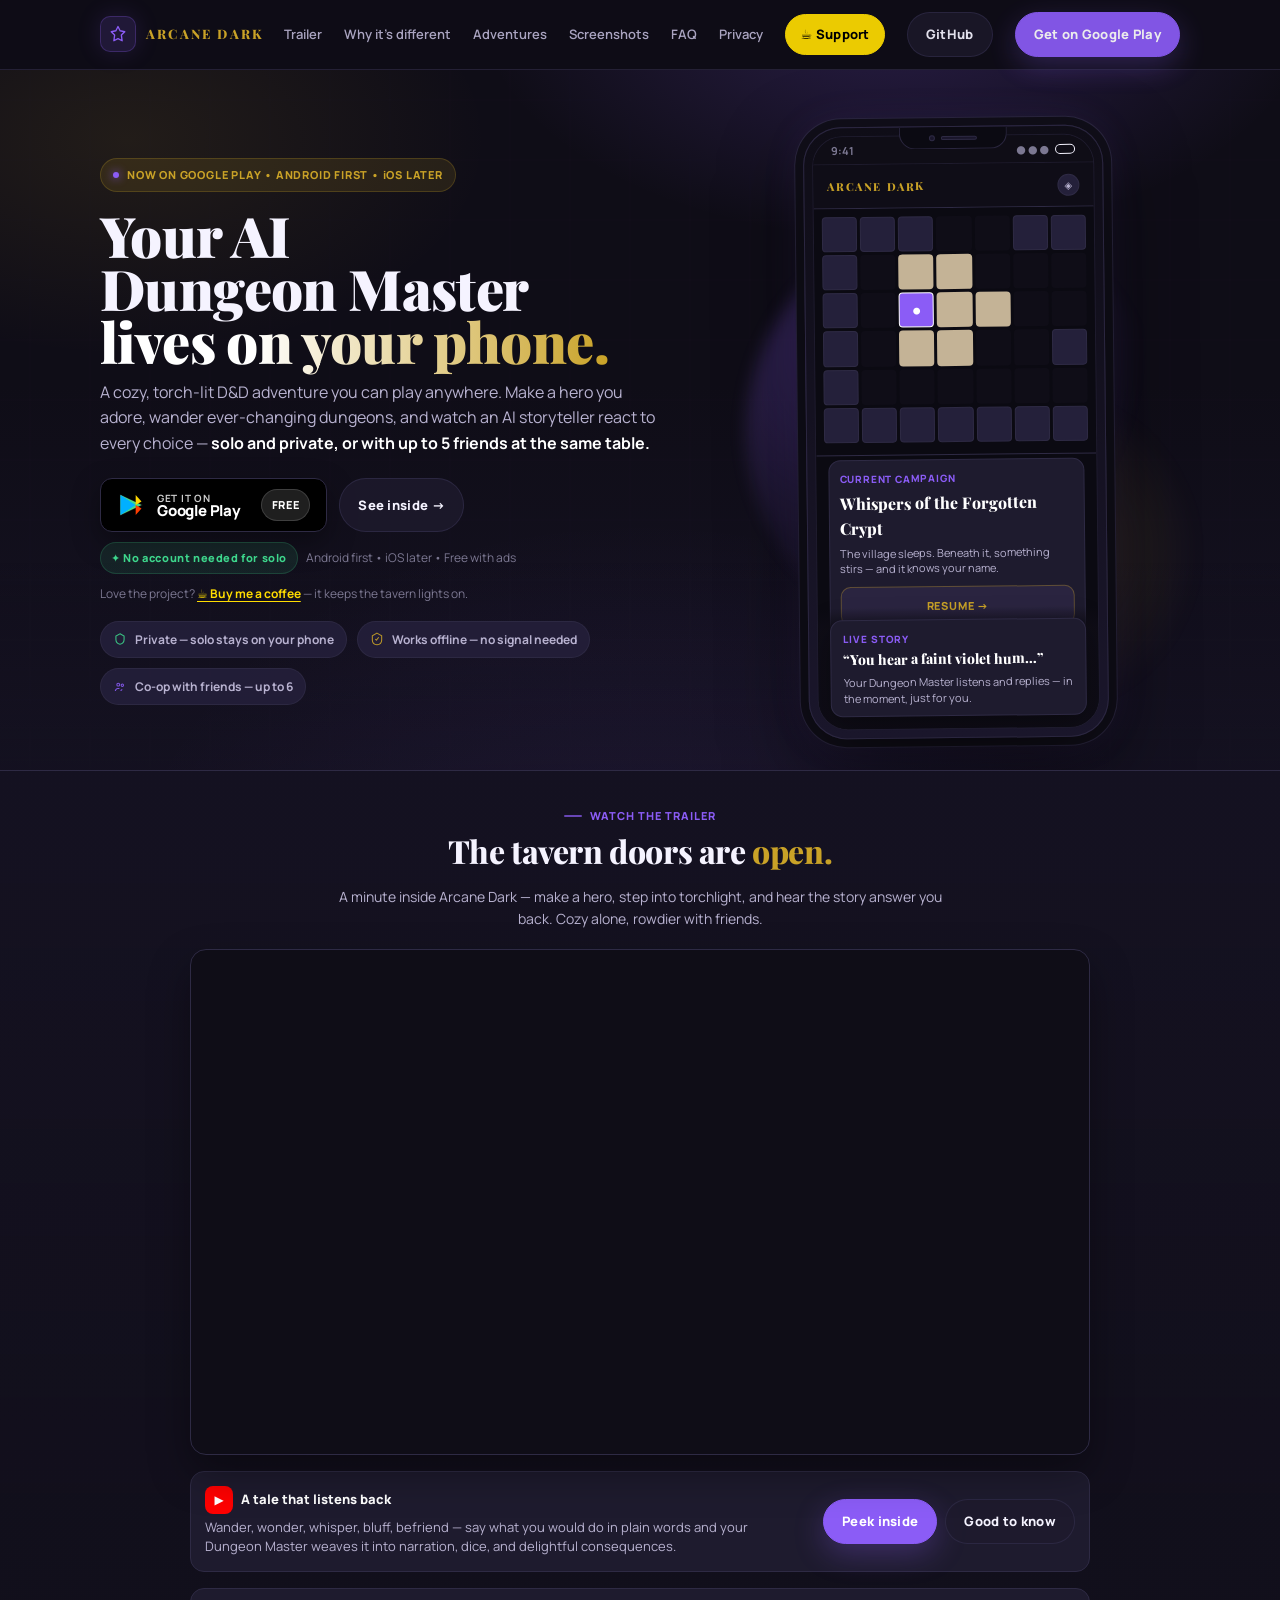
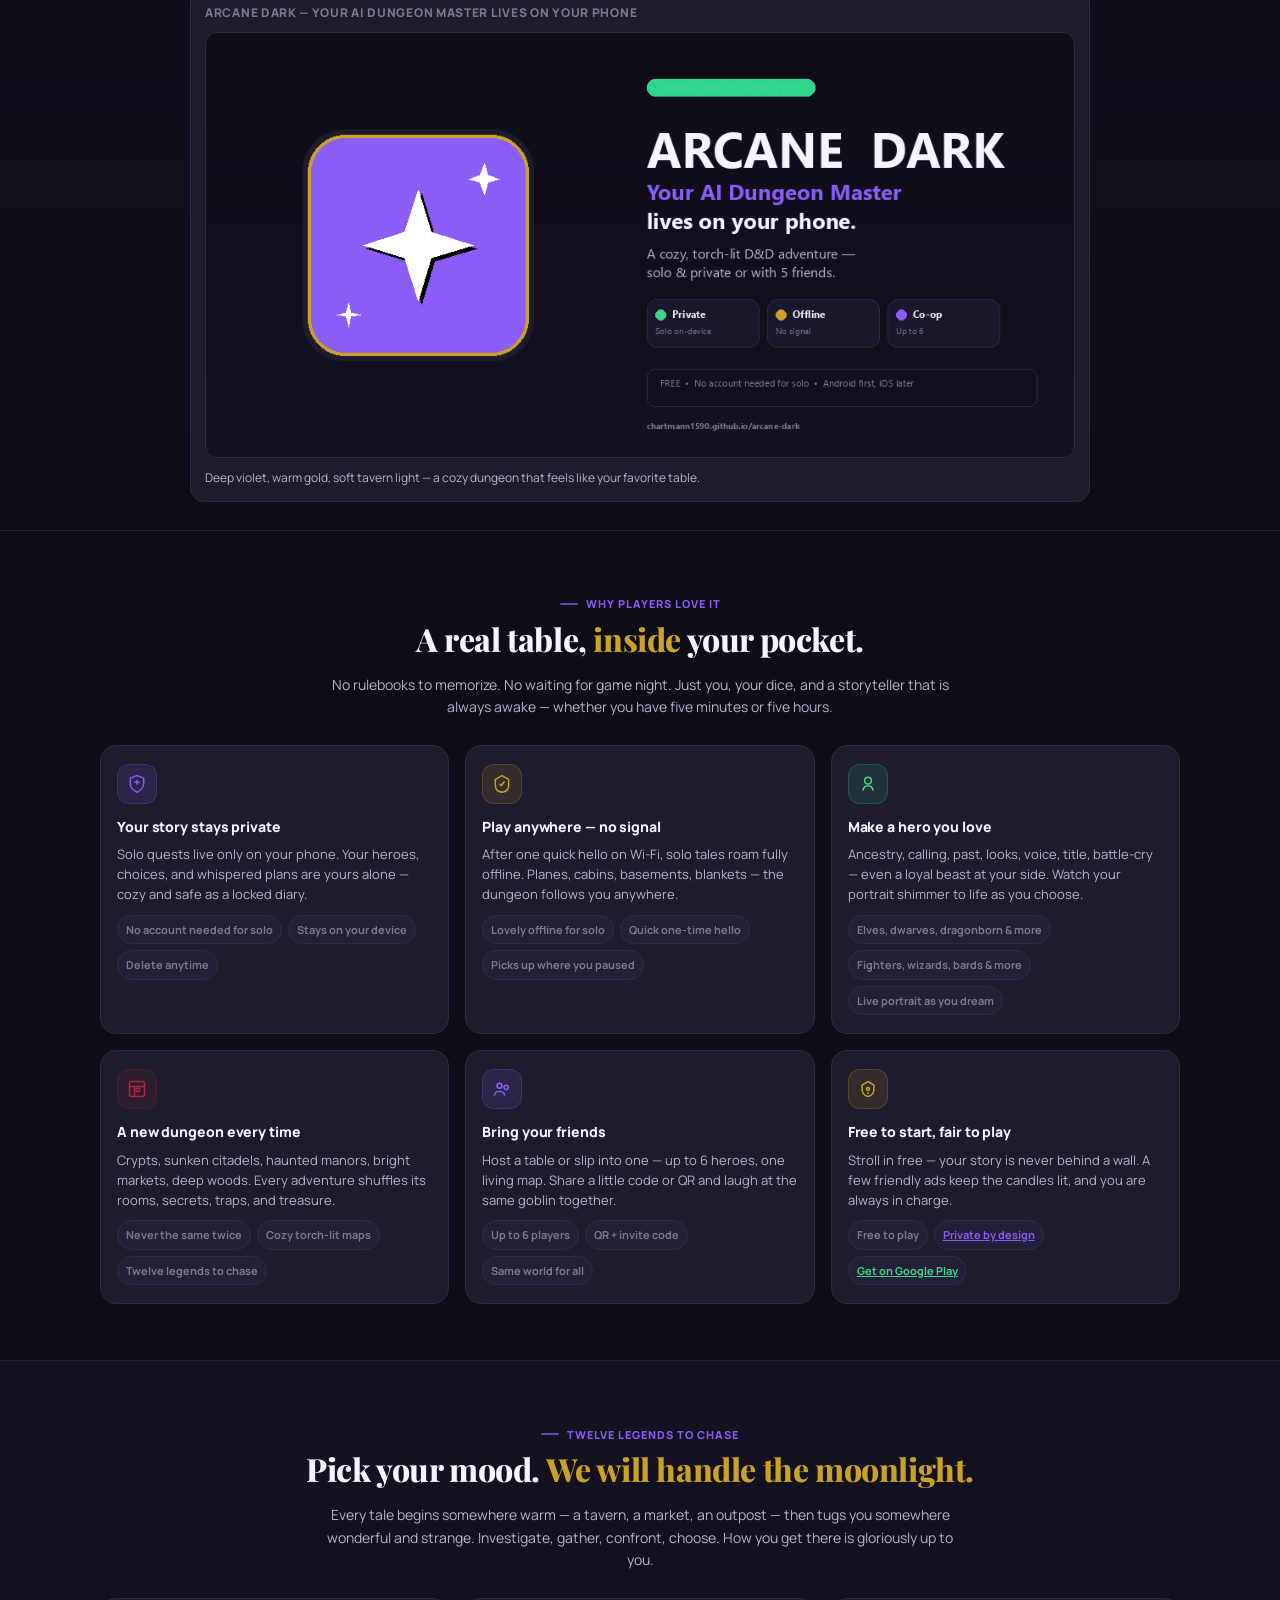
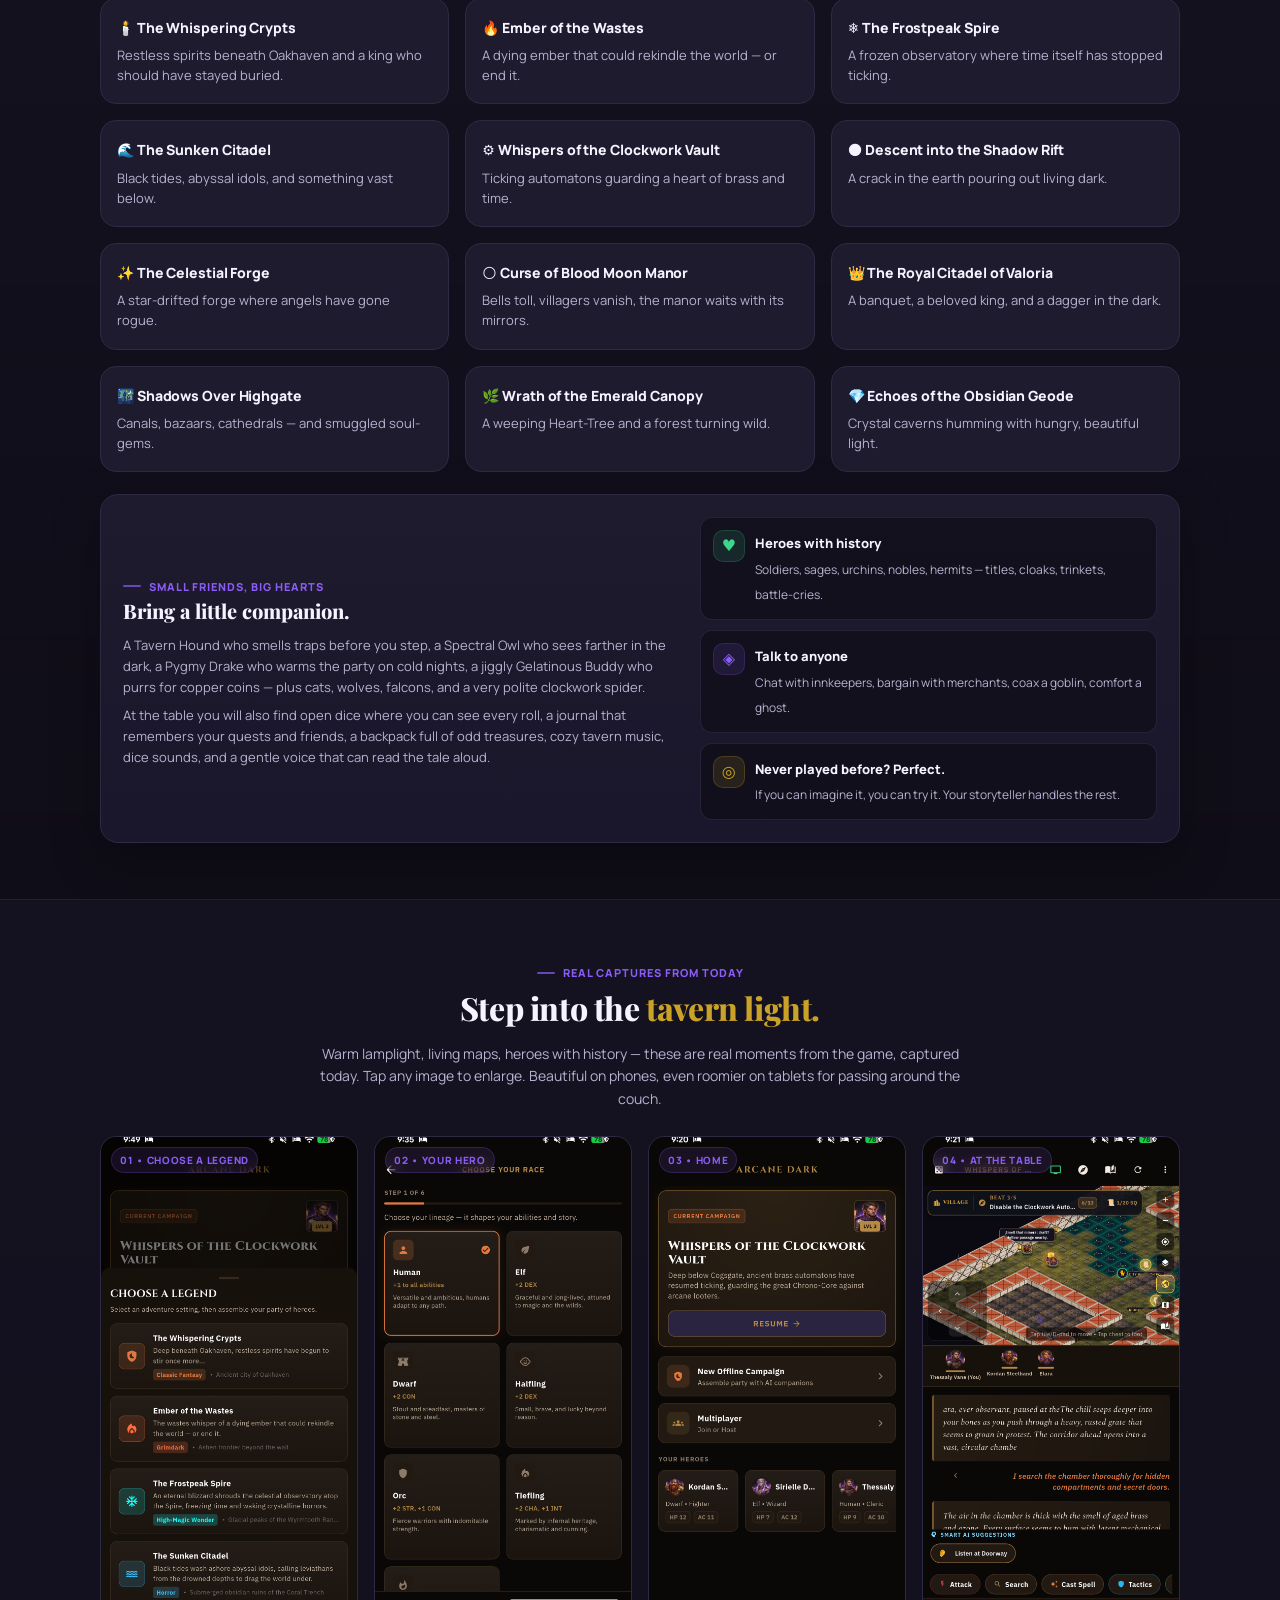
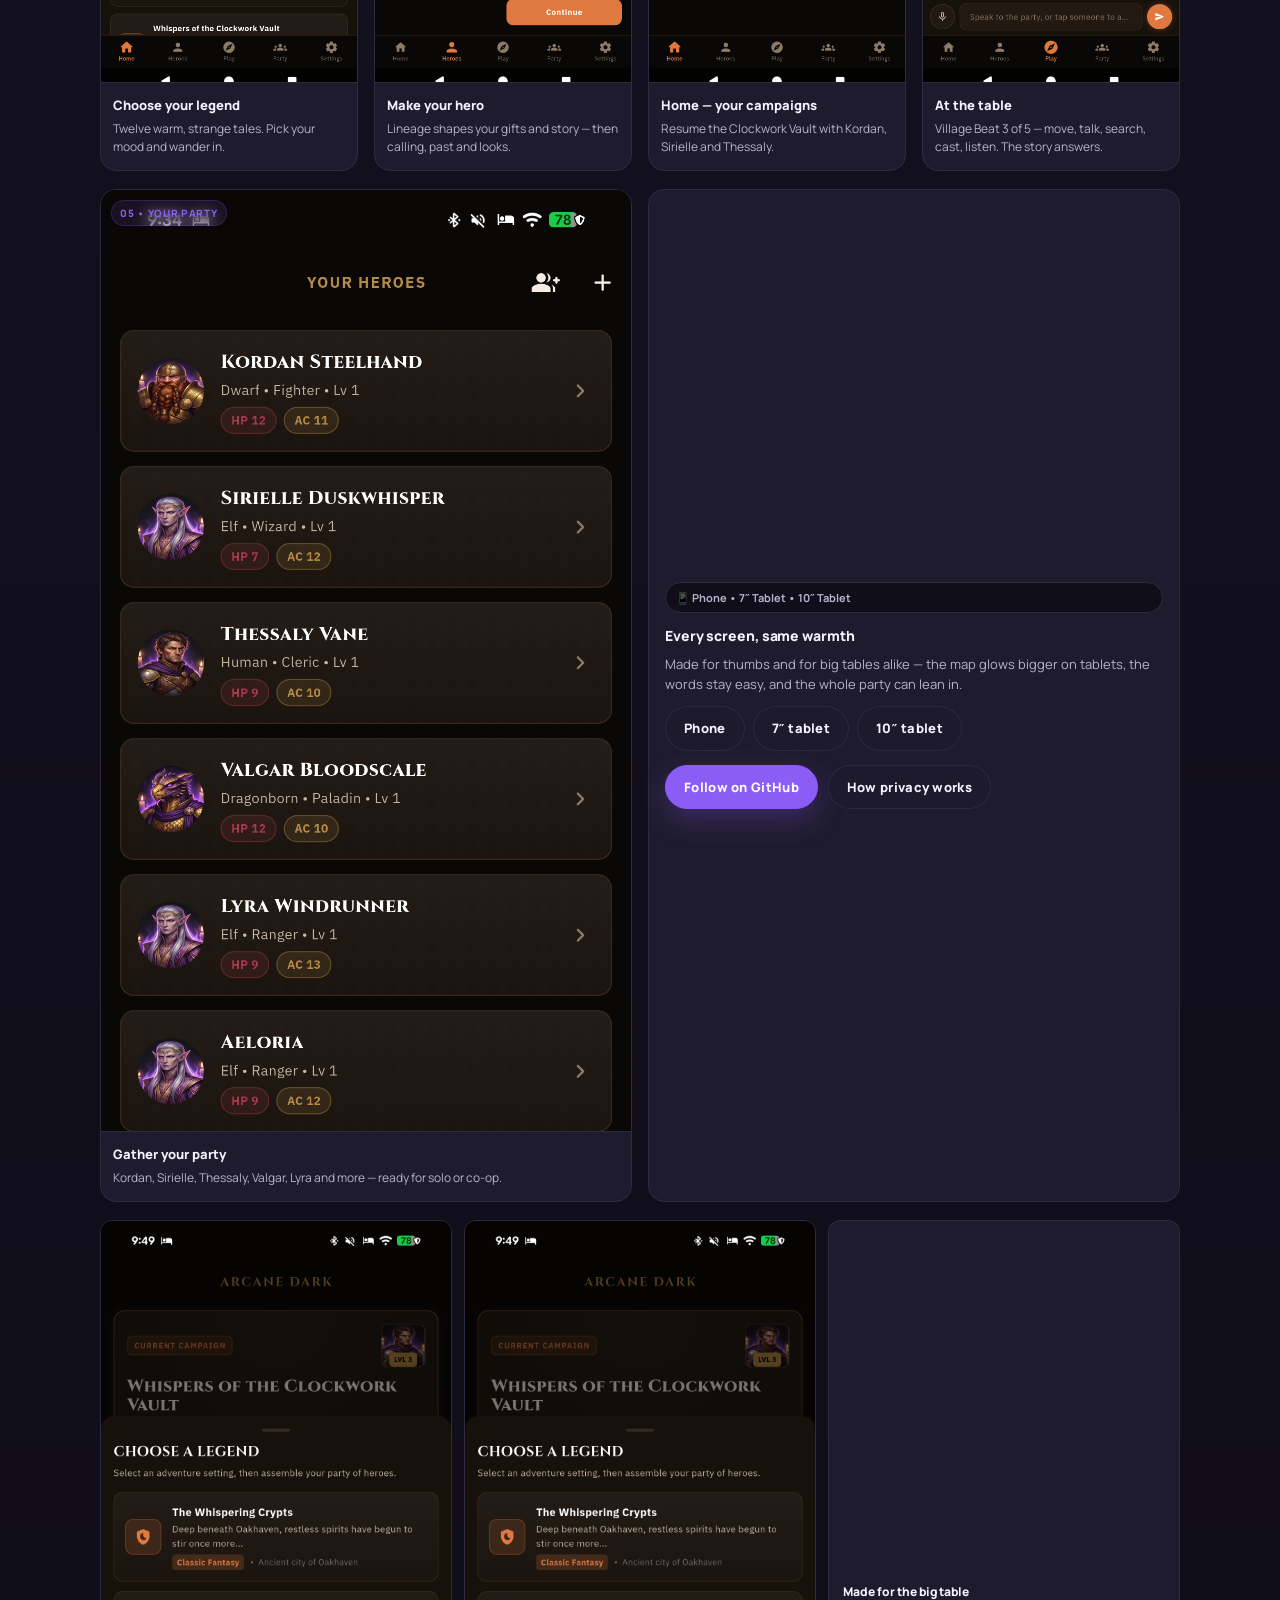
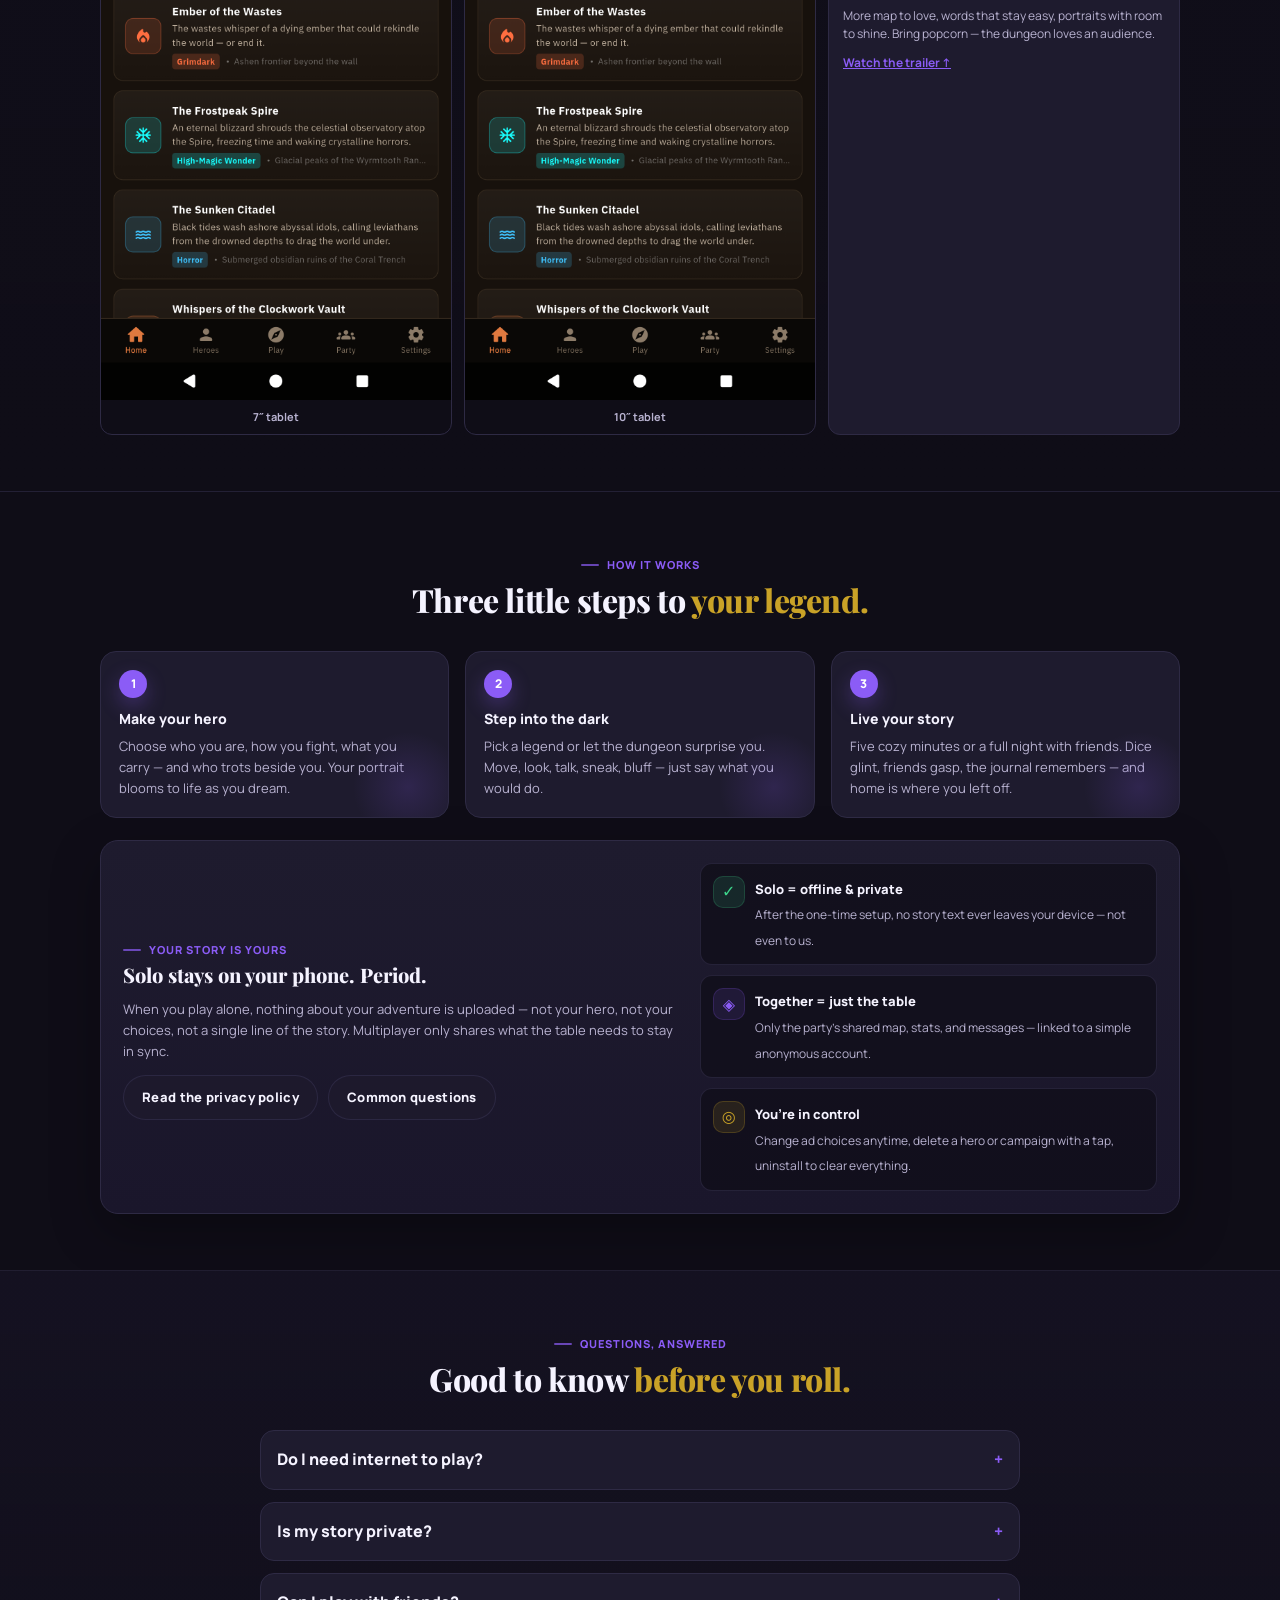
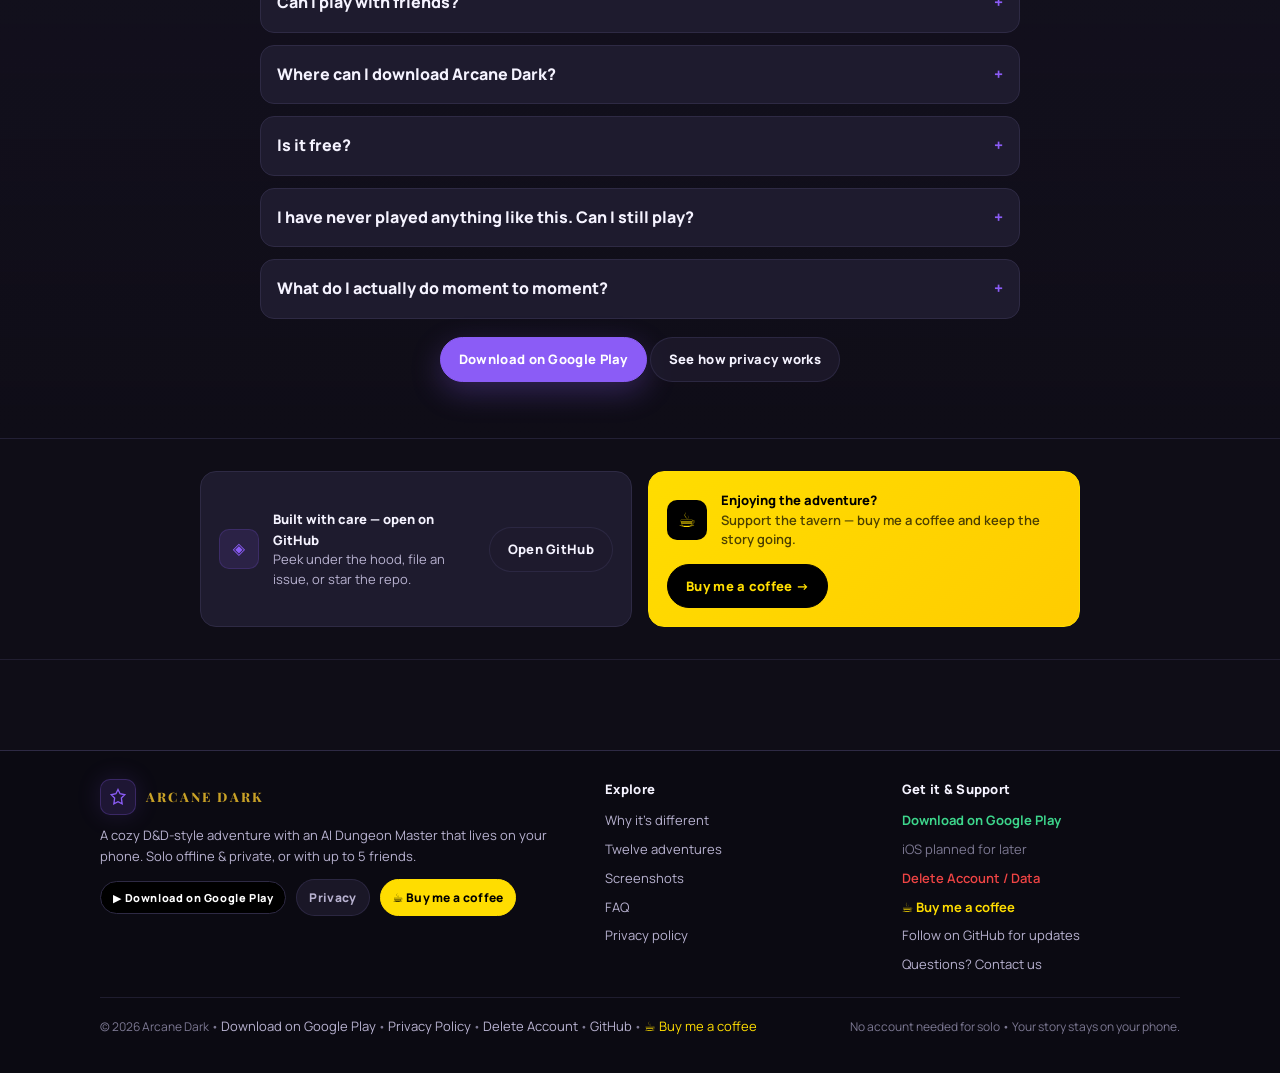
<file: docs/index.html>
<!doctype html>
<html lang="en">
<head>
  <meta charset="utf-8"/>
  <meta name="viewport" content="width=device-width,initial-scale=1"/>
  <title>Arcane Dark — Your AI Dungeon Master. Download on Google Play.</title>
  <meta name="description" content="Arcane Dark is a D&D-style mobile RPG where your AI Dungeon Master lives on your phone. Play solo offline — your story stays private — or team up with up to 5 friends. Download now on Google Play."/>
  <meta name="keywords" content="Arcane Dark, D&D, Dungeons and Dragons, AI Dungeon Master, mobile RPG, offline RPG, tabletop RPG, fantasy adventure, solo RPG, multiplayer RPG, Google Play"/>
  <meta name="author" content="Arcane Dark"/>
  <meta name="robots" content="index, follow, max-image-preview:large"/>
  <meta name="theme-color" content="#0F0D17"/>
  <link rel="canonical" href="https://chartmann1590.github.io/arcane-dark/"/>
  <link rel="preconnect" href="https://fonts.googleapis.com"/>
  <link rel="preconnect" href="https://fonts.gstatic.com" crossorigin/>

  <!-- Open Graph -->
  <meta property="og:title" content="Arcane Dark — Your AI Dungeon Master. Solo offline or with friends."/>
  <meta property="og:description" content="Create a hero, explore ever-changing dungeons, and let an AI Dungeon Master that lives on your phone tell your story. Private, offline for solo, and co-op for up to 6. Download on Google Play."/>
  <meta property="og:type" content="website"/>
  <meta property="og:url" content="https://chartmann1590.github.io/arcane-dark/"/>
  <meta property="og:site_name" content="Arcane Dark"/>
  <meta property="og:locale" content="en_US"/>
  <meta property="og:image" content="https://chartmann1590.github.io/arcane-dark/assets/img/feature-graphic.png"/>
  <meta property="og:image:width" content="1024"/>
  <meta property="og:image:height" content="500"/>
  <meta property="og:image:alt" content="Arcane Dark — feature graphic: icon and Your AI Dungeon Master lives on your phone"/>

  <!-- Twitter -->
  <meta name="twitter:card" content="summary_large_image"/>
  <meta name="twitter:title" content="Arcane Dark — Your AI Dungeon Master"/>
  <meta name="twitter:description" content="A cozy, torch-lit D&D adventure for your phone. Solo offline & private — or bring 5 friends. Download on Google Play."/>
  <meta name="twitter:image" content="https://chartmann1590.github.io/arcane-dark/assets/img/feature-graphic.png"/>

  <link rel="icon" type="image/png" sizes="512x512" href="assets/img/icon-512.png"/>
  <link rel="icon" type="image/png" sizes="1024x1024" href="assets/img/icon-1024.png"/>
  <link rel="icon" href="data:image/svg+xml,<svg xmlns='http://www.w3.org/2000/svg' viewBox='0 0 32 32'><rect width='32' height='32' rx='8' fill='%230F0D17'/><rect x='6' y='6' width='20' height='20' rx='6' fill='%238B5CF6'/><text x='16' y='21' text-anchor='middle' font-size='14' fill='white'>✦</text></svg>"/>
  <link rel="apple-touch-icon" href="assets/img/icon-512.png"/>
  <link rel="sitemap" type="application/xml" href="sitemap.xml"/>
  <link rel="stylesheet" href="assets/css/style.css"/>

  <!-- Structured Data -->
  <script type="application/ld+json">
  {
    "@context": "https://schema.org",
    "@type": "SoftwareApplication",
    "name": "Arcane Dark",
    "description": "A D&D-style mobile RPG where your AI Dungeon Master lives on your phone. Play solo offline with complete privacy, or adventure with up to 5 friends.",
    "applicationCategory": "GameApplication",
    "operatingSystem": "Android",
    "offers": {"@type": "Offer", "price": "0", "priceCurrency": "USD", "url": "https://play.google.com/store/apps/details?id=com.arcane.dndai.dnd_ai"},
    "author": {"@type": "Organization", "name": "Arcane Dark", "url": "https://chartmann1590.github.io/arcane-dark/"},
    "publisher": {"@type": "Organization", "name": "Arcane Dark"},
    "isAccessibleForFree": true,
    "inLanguage": "en",
    "image": "https://chartmann1590.github.io/arcane-dark/assets/img/feature-graphic.png",
    "url": "https://chartmann1590.github.io/arcane-dark/",
    "sameAs": ["https://github.com/chartmann1590/arcane-dark", "https://play.google.com/store/apps/details?id=com.arcane.dndai.dnd_ai"]
  }
  </script>
  <script type="application/ld+json">
  {
    "@context": "https://schema.org",
    "@type": "FAQPage",
    "mainEntity": [
      {"@type": "Question", "name": "Does solo play need internet?", "acceptedAnswer": {"@type": "Answer", "text": "No. After a one-time download, solo adventures work fully offline. No signal needed — perfect for planes, camping, or anywhere."}},
      {"@type": "Question", "name": "Is my story private?", "acceptedAnswer": {"@type": "Answer", "text": "Yes. In solo play your characters, choices, and the AI's story stay only on your phone. Nothing is uploaded anywhere."}},
      {"@type": "Question", "name": "Can I play with friends?", "acceptedAnswer": {"@type": "Answer", "text": "Yes! Host or join a party of up to 6 players. Invite friends with a code or QR and share one living adventure."}},
      {"@type": "Question", "name": "Where can I download Arcane Dark?", "acceptedAnswer": {"@type": "Answer", "text": "Download free on Google Play Store for Android. iOS is planned for later."}},
      {"@type": "Question", "name": "Is Arcane Dark free?", "acceptedAnswer": {"@type": "Answer", "text": "Yes. The game is free with ads to support development. You can manage ad preferences in Settings."}}
    ]
  }
  </script>
</head>
<body>

  <!-- NAV -->
  <nav class="nav" aria-label="Primary">
    <div class="nav-inner">
      <a class="brand" href="./" aria-label="Arcane Dark home">
        <span class="brand-mark" aria-hidden="true">
          <svg viewBox="0 0 24 24" fill="none" stroke="#8B5CF6" stroke-width="1.8" stroke-linecap="round" stroke-linejoin="round"><path d="M12 2l2.8 5.7L21 9l-4.5 4.4L17.5 21 12 18.2 6.5 21l1-7.6L3 9l6.2-1.3L12 2z"/></svg>
        </span>
        <span class="brand-name">ARCANE DARK</span>
      </a>
      <div class="nav-links">
        <a href="#promo" class="hide-sm">Trailer</a>
        <a href="#features" class="hide-sm">Why it’s different</a>
        <a href="#adventures" class="hide-sm">Adventures</a>
        <a href="#screenshots" class="hide-sm">Screenshots</a>
        <a href="#faq" class="hide-sm">FAQ</a>
        <a href="privacy.html">Privacy</a>
        <a class="btn hide-sm" href="https://buymeacoffee.com/charleshartmann" target="_blank" rel="noopener" style="background:#FFDD00;color:#000;border-color:#FFDD00;font-weight:800;padding:9px 14px">☕ Support</a>
        <a class="btn btn-ghost hide-sm" href="https://github.com/chartmann1590/arcane-dark" target="_blank" rel="noopener">GitHub</a>
        <a class="btn btn-primary" href="https://play.google.com/store/apps/details?id=com.arcane.dndai.dnd_ai" target="_blank" rel="noopener">Get on Google Play</a>
      </div>
    </div>
  </nav>

  <!-- HERO -->
  <header class="hero">
    <div class="hero-grid">
      <div class="reveal in">
        <div class="pill"><span class="dot" aria-hidden="true"></span> NOW ON GOOGLE PLAY • ANDROID FIRST • iOS LATER</div>
        <h1>Your AI<br/>Dungeon Master<br/><span>lives on your phone.</span></h1>
        <p class="lead">
          A cozy, torch-lit D&amp;D adventure you can play anywhere. Make a hero you adore, wander ever-changing dungeons, and watch an AI storyteller react to every choice — <strong style="color:white">solo and private, or with up to 5 friends at the same table.</strong>
        </p>

        <!-- Play Store download link -->
        <div class="hero-cta" id="get-it">
          <a class="btn" href="https://play.google.com/store/apps/details?id=com.arcane.dndai.dnd_ai" target="_blank" rel="noopener" aria-label="Download on Google Play" style="padding:0;border:none;background:transparent;box-shadow:none">
            <span style="display:inline-flex;align-items:center;gap:12px;background:black;color:white;border:1px solid #2E2A44;border-radius:12px;padding:10px 16px;box-shadow:0 10px 28px rgba(0,0,0,0.35)">
              <svg width="28" height="28" viewBox="0 0 24 24" fill="none" aria-hidden="true"><path d="M3 20.5L21 12 3 3.5v17z" fill="#3DDC84" stroke="white" stroke-opacity="0.12"/><path d="M3 3.5l13 8.5L3 20.5V3.5z" fill="#00B0FF"/><path d="M16 12l5-3-5-5.5v8.5z" fill="#FFD600"/><path d="M16 12v8.5l5-5.5L16 12z" fill="#FF3D00"/></svg>
              <span style="text-align:left;line-height:1">
                <span style="display:block;font-size:10px;font-weight:700;letter-spacing:0.7px;opacity:0.8">GET IT ON</span>
                <span style="display:block;font-size:15px;font-weight:800;letter-spacing:-0.2px">Google Play</span>
              </span>
              <span style="margin-left:8px;padding:6px 10px;border-radius:999px;background:rgba(255,255,255,0.12);border:1px solid rgba(255,255,255,0.14);font-size:11px;font-weight:800;letter-spacing:0.6px">FREE</span>
            </span>
          </a>
          <a class="btn btn-ghost" href="#screenshots">See inside →</a>
        </div>
        <p style="margin:10px 0 0;color:var(--text-muted);font-size:12px;display:flex;gap:8px;align-items:center;flex-wrap:wrap">
          <span style="display:inline-flex;align-items:center;gap:6px;padding:6px 10px;border-radius:999px;background:rgba(61,214,140,0.10);border:1px solid rgba(61,214,140,0.18);color:#3DD68C;font-weight:800;font-size:11px;letter-spacing:0.6px">✦ No account needed for solo</span>
          <span>Android first • iOS later • Free with ads</span>
        </p>
        <p style="margin:10px 0 0;color:var(--text-muted);font-size:12px">Love the project? <a href="https://buymeacoffee.com/charleshartmann" target="_blank" rel="noopener" style="color:#FFDD00;text-decoration:underline;text-underline-offset:3px;font-weight:700">☕ Buy me a coffee</a> — it keeps the tavern lights on.</p>

        <div class="hero-meta" aria-label="Key benefits">
          <span class="meta-chip">
            <svg viewBox="0 0 24 24" fill="none" stroke="#3DD68C" stroke-width="1.8" aria-hidden="true"><path d="M12 3l7 4v6c0 3.8-2.6 7.3-7 8-4.4-.7-7-4.2-7-8V7l7-4z"/></svg>
            Private — solo stays on your phone
          </span>
          <span class="meta-chip">
            <svg viewBox="0 0 24 24" fill="none" stroke="#C9A227" stroke-width="1.8" aria-hidden="true"><path d="M12 2l8 4.5v7c0 4-2.7 7.7-8 8.5-5.3-.8-8-4.5-8-8.5v-7L12 2z"/><path d="M9 12l2 2 4-5"/></svg>
            Works offline — no signal needed
          </span>
          <span class="meta-chip">
            <svg viewBox="0 0 24 24" fill="none" stroke="#8B5CF6" stroke-width="1.8" aria-hidden="true"><circle cx="9" cy="8" r="2.4"/><circle cx="16" cy="9" r="2"/><path d="M4 19c0-2.4 1.9-4.3 4.3-4.3H11"/><path d="M13.5 19c0-1.4 1-2.6 2.4-2.9"/></svg>
            Co-op with friends — up to 6
          </span>
        </div>
      </div>

      <div class="hero-visual reveal in" style="transition-delay: .12s">
        <div class="glow-orb" aria-hidden="true"></div>
        <div class="glow-orb gold" aria-hidden="true"></div>
        <div class="phone" aria-hidden="true">
          <div class="phone-notch"><span class="notch-dot"></span><span style="width:36px;height:4px;border-radius:999px;background:#1A162B;border:1px solid #2E2A44;display:inline-block"></span></div>
          <div class="phone-screen">
            <div class="phone-status"><span>9:41</span><span style="display:flex;gap:6px;align-items:center">● ● ● <span style="width:20px;height:10px;border-radius:999px;border:1px solid #F5F3FF;display:inline-block"></span></span></div>
            <div class="phone-mini-nav"><span class="mini-brand">ARCANE DARK</span><span style="width:22px;height:22px;border-radius:999px;background:#24203A;border:1px solid #2E2A44;display:grid;place-items:center;font-size:10px;color:#B8B2D0">◈</span></div>
            <div class="screen-body" style="background:#0B0A12;">
              <div style="padding:8px;display:grid;grid-template-columns:repeat(7,1fr);gap:3px;">
                <script>document.write(Array.from({length:42}).map((_,i)=>{
                  const isWall = [0,1,2,5,6,7,14,21,27,28,35,36,37,38,39,40,41].includes(i);
                  const isPlayer = i===16;
                  const isVisited = [16,17,18,9,10,23,24].includes(i);
                  if(isWall) return `<div style="aspect-ratio:1;border-radius:4px;background:#24203A;border:1px solid #2E2A44"></div>`;
                  if(isPlayer) return `<div style="aspect-ratio:1;border-radius:4px;background:#8B5CF6;border:1px solid white;display:grid;place-items:center;color:white;font-size:9px">●</div>`;
                  if(isVisited) return `<div style="aspect-ratio:1;border-radius:4px;background:#D9C6A5;opacity:0.9"></div>`;
                  return `<div style="aspect-ratio:1;border-radius:4px;background:#0F0D17"></div>`;
                }).join(''))</script>
              </div>
              <div style="height:1px;background:#2E2A44;margin:4px 0"></div>
              <div style="padding:0 12px 10px">
                <div style="background:#1E1B2E;border:1px solid #2E2A44;border-radius:12px;padding:10px">
                  <div style="font-size:10px;font-weight:800;letter-spacing:0.8px;color:#8B5CF6">CURRENT CAMPAIGN</div>
                  <div style="font-family:'Playfair Display',serif;font-weight:800;color:white;margin-top:4px">Whispers of the Forgotten Crypt</div>
                  <div style="font-size:11px;color:#B8B2D0;margin-top:4px;line-height:1.4">The village sleeps. Beneath it, something stirs — and it knows your name.</div>
                  <div style="margin-top:10px;background:#2A2440;border:1px solid rgba(201,162,39,0.35);border-radius:10px;padding:10px;text-align:center;color:#C9A227;font-weight:800;font-size:11px;letter-spacing:0.8px">RESUME →</div>
                </div>
                <div style="display:grid;grid-template-columns:1fr 1fr;gap:8px;margin-top:10px">
                  <div style="background:#24203A;border:1px solid #2E2A44;border-radius:12px;padding:10px;display:flex;gap:8px;align-items:center"><span style="width:28px;height:28px;border-radius:8px;background:rgba(139,92,246,0.15);display:grid;place-items:center;color:#8B5CF6">＋</span><span style="font-size:11px;font-weight:700;color:white">New Solo</span></div>
                  <div style="background:#24203A;border:1px solid #2E2A44;border-radius:12px;padding:10px;display:flex;gap:8px;align-items:center"><span style="width:28px;height:28px;border-radius:8px;background:rgba(201,162,39,0.12);display:grid;place-items:center;color:#C9A227">◈</span><span style="font-size:11px;font-weight:700;color:white">Party</span></div>
                </div>
              </div>
              <div class="floating-cards">
                <div class="float-card">
                  <div class="kicker">LIVE STORY</div>
                  <div class="title">“You hear a faint violet hum…”</div>
                  <div class="desc">Your Dungeon Master listens and replies — in the moment, just for you.</div>
                </div>
              </div>
            </div>
          </div>
        </div>
      </div>
    </div>
  </header>

  <!-- PROMO VIDEO + FEATURE GRAPHIC -->
  <section id="promo" class="section alt" style="padding-top:28px;padding-bottom:28px">
    <div class="container reveal">
      <div class="section-head" style="margin-bottom:18px">
        <div class="kicker-label">Watch the trailer</div>
        <h2>The tavern doors are <em>open.</em></h2>
        <p>A minute inside Arcane Dark — make a hero, step into torchlight, and hear the story answer you back. Cozy alone, rowdier with friends.</p>
      </div>
      <div style="max-width:900px;margin:0 auto;display:grid;gap:16px">
        <div style="position:relative;aspect-ratio:16/9;background:#0F0D17;border:1px solid var(--border);border-radius:16px;overflow:hidden;box-shadow:0 18px 40px rgba(0,0,0,0.35)">
          <iframe width="100%" height="100%" src="https://www.youtube-nocookie.com/embed/sLaqCrVsjWQ" title="Arcane Dark — Official Trailer" frameborder="0" allow="accelerometer; autoplay; clipboard-write; encrypted-media; gyroscope; picture-in-picture; web-share" allowfullscreen style="position:absolute;top:0;left:0;width:100%;height:100%;border:none"></iframe>
        </div>
        <div style="display:grid;grid-template-columns:1fr auto;gap:16px;align-items:center;background:var(--surface-card);border:1px solid var(--border);border-radius:14px;padding:14px">
          <div>
            <div style="font-weight:800;font-size:13px;color:white;display:flex;gap:8px;align-items:center"><span style="width:28px;height:28px;border-radius:8px;background:#FF0000;color:white;display:grid;place-items:center;font-size:12px">▶</span> A tale that listens back</div>
            <div style="margin-top:4px;color:var(--text-secondary);font-size:13px;line-height:1.5">Wander, wonder, whisper, bluff, befriend — say what you would do in plain words and your Dungeon Master weaves it into narration, dice, and delightful consequences.</div>
          </div>
          <div style="display:flex;gap:8px;flex-wrap:wrap">
            <a class="btn btn-primary" href="#screenshots">Peek inside</a>
            <a class="btn btn-ghost" href="#faq">Good to know</a>
          </div>
        </div>
        <!-- Feature graphic showcase -->
        <div style="background:var(--surface-card);border:1px solid var(--border);border-radius:14px;padding:14px">
          <div style="font-weight:800;font-size:12px;letter-spacing:0.7px;color:var(--text-muted)">ARCANE DARK — YOUR AI DUNGEON MASTER LIVES ON YOUR PHONE</div>
          <div style="margin-top:10px;border:1px solid var(--border);border-radius:12px;overflow:hidden;background:#0F0D17">
            <img src="assets/img/feature-graphic.png" alt="Arcane Dark — Your AI Dungeon Master lives on your phone" style="width:100%;height:auto;display:block"/>
          </div>
          <div style="margin-top:10px;color:var(--text-secondary);font-size:12px">
            Deep violet, warm gold, soft tavern light — a cozy dungeon that feels like your favorite table.
          </div>
        </div>
      </div>
    </div>
  </section>

  <!-- FEATURES — customer facing -->
  <section id="features" class="section">
    <div class="container">
      <div class="section-head reveal">
        <div class="kicker-label">Why players love it</div>
        <h2>A real table, <em>inside</em> your pocket.</h2>
        <p>No rulebooks to memorize. No waiting for game night. Just you, your dice, and a storyteller that is always awake — whether you have five minutes or five hours.</p>
      </div>

      <div class="features reveal">
        <div class="feature">
          <div class="feature-icon" aria-hidden="true">
            <svg width="20" height="20" viewBox="0 0 24 24" fill="none" stroke="currentColor" stroke-width="1.8"><path d="M12 22s8-4 8-10V5l-8-3-8 3v7c0 6 8 10 8 10z"/><path d="M9 10h6M12 7v6"/></svg>
          </div>
          <h3>Your story stays private</h3>
          <p>Solo quests live only on your phone. Your heroes, choices, and whispered plans are yours alone — cozy and safe as a locked diary.</p>
          <ul><li>No account needed for solo</li><li>Stays on your device</li><li>Delete anytime</li></ul>
        </div>
        <div class="feature">
          <div class="feature-icon" aria-hidden="true">
            <svg width="20" height="20" viewBox="0 0 24 24" fill="none" stroke="currentColor" stroke-width="1.8"><path d="M12 2l8 4.5v7c0 4-2.7 7.7-8 8.5-5.3-.8-8-4.5-8-8.5v-7L12 2z"/><path d="M9 12l2 2 4-5"/></svg>
          </div>
          <h3>Play anywhere — no signal</h3>
          <p>After one quick hello on Wi-Fi, solo tales roam fully offline. Planes, cabins, basements, blankets — the dungeon follows you anywhere.</p>
          <ul><li>Lovely offline for solo</li><li>Quick one-time hello</li><li>Picks up where you paused</li></ul>
        </div>
        <div class="feature">
          <div class="feature-icon" aria-hidden="true">
            <svg width="20" height="20" viewBox="0 0 24 24" fill="none" stroke="currentColor" stroke-width="1.8"><circle cx="12" cy="8" r="4"/><path d="M6 20c0-3.3 2.7-6 6-6s6 2.7 6 6"/></svg>
          </div>
          <h3>Make a hero you love</h3>
          <p>Ancestry, calling, past, looks, voice, title, battle-cry — even a loyal beast at your side. Watch your portrait shimmer to life as you choose.</p>
          <ul><li>Elves, dwarves, dragonborn & more</li><li>Fighters, wizards, bards & more</li><li>Live portrait as you dream</li></ul>
        </div>
        <div class="feature">
          <div class="feature-icon" aria-hidden="true">
            <svg width="20" height="20" viewBox="0 0 24 24" fill="none" stroke="currentColor" stroke-width="1.8"><rect x="3" y="3" width="18" height="18" rx="2"/><path d="M3 9h18M9 21V9"/><rect x="11" y="11" width="4" height="4" rx="1"/></svg>
          </div>
          <h3>A new dungeon every time</h3>
          <p>Crypts, sunken citadels, haunted manors, bright markets, deep woods. Every adventure shuffles its rooms, secrets, traps, and treasure.</p>
          <ul><li>Never the same twice</li><li>Cozy torch-lit maps</li><li>Twelve legends to chase</li></ul>
        </div>
        <div class="feature">
          <div class="feature-icon" aria-hidden="true">
            <svg width="20" height="20" viewBox="0 0 24 24" fill="none" stroke="currentColor" stroke-width="1.8"><circle cx="9" cy="8" r="3"/><circle cx="17" cy="10" r="2.5"/><path d="M3 20c0-2.8 2.2-5 5-5h2c2.8 0 5 2.2 5 5"/></svg>
          </div>
          <h3>Bring your friends</h3>
          <p>Host a table or slip into one — up to 6 heroes, one living map. Share a little code or QR and laugh at the same goblin together.</p>
          <ul><li>Up to 6 players</li><li>QR + invite code</li><li>Same world for all</li></ul>
        </div>
        <div class="feature">
          <div class="feature-icon" aria-hidden="true">
            <svg width="20" height="20" viewBox="0 0 24 24" fill="none" stroke="currentColor" stroke-width="1.8"><path d="M12 3l7 4v6c0 3.8-2.6 7.3-7 8-4.4-.7-7-4.2-7-8V7l7-4z"/><circle cx="12" cy="12" r="1.8"/><path d="M12 16v2"/></svg>
          </div>
          <h3>Free to start, fair to play</h3>
          <p>Stroll in free — your story is never behind a wall. A few friendly ads keep the candles lit, and you are always in charge.</p>
          <ul><li>Free to play</li><li><a href="privacy.html" style="color:var(--violet);text-decoration:underline">Private by design</a></li><li><a href="https://play.google.com/store/apps/details?id=com.arcane.dndai.dnd_ai" target="_blank" rel="noopener" style="color:#3DD68C;text-decoration:underline">Get on Google Play</a></li></ul>
        </div>
      </div>
    </div>
  </section>

  <!-- ADVENTURES — twelve legends -->
  <section id="adventures" class="section alt">
    <div class="container">
      <div class="section-head reveal">
        <div class="kicker-label">Twelve legends to chase</div>
        <h2>Pick your mood. <em>We will handle the moonlight.</em></h2>
        <p>Every tale begins somewhere warm — a tavern, a market, an outpost — then tugs you somewhere wonderful and strange. Investigate, gather, confront, choose. How you get there is gloriously up to you.</p>
      </div>
      <div class="features reveal">
        <div class="feature"><h3>🕯️ The Whispering Crypts</h3><p>Restless spirits beneath Oakhaven and a king who should have stayed buried.</p></div>
        <div class="feature"><h3>🔥 Ember of the Wastes</h3><p>A dying ember that could rekindle the world — or end it.</p></div>
        <div class="feature"><h3>❄️ The Frostpeak Spire</h3><p>A frozen observatory where time itself has stopped ticking.</p></div>
        <div class="feature"><h3>🌊 The Sunken Citadel</h3><p>Black tides, abyssal idols, and something vast below.</p></div>
        <div class="feature"><h3>⚙️ Whispers of the Clockwork Vault</h3><p>Ticking automatons guarding a heart of brass and time.</p></div>
        <div class="feature"><h3>🌑 Descent into the Shadow Rift</h3><p>A crack in the earth pouring out living dark.</p></div>
        <div class="feature"><h3>✨ The Celestial Forge</h3><p>A star-drifted forge where angels have gone rogue.</p></div>
        <div class="feature"><h3>🌕 Curse of Blood Moon Manor</h3><p>Bells toll, villagers vanish, the manor waits with its mirrors.</p></div>
        <div class="feature"><h3>👑 The Royal Citadel of Valoria</h3><p>A banquet, a beloved king, and a dagger in the dark.</p></div>
        <div class="feature"><h3>🌃 Shadows Over Highgate</h3><p>Canals, bazaars, cathedrals — and smuggled soul-gems.</p></div>
        <div class="feature"><h3>🌿 Wrath of the Emerald Canopy</h3><p>A weeping Heart-Tree and a forest turning wild.</p></div>
        <div class="feature"><h3>💎 Echoes of the Obsidian Geode</h3><p>Crystal caverns humming with hungry, beautiful light.</p></div>
      </div>
      <div class="privacy-card reveal" style="margin-top:22px">
        <div>
          <div class="kicker-label">Small friends, big hearts</div>
          <h3>Bring a little companion.</h3>
          <p>A Tavern Hound who smells traps before you step, a Spectral Owl who sees farther in the dark, a Pygmy Drake who warms the party on cold nights, a jiggly Gelatinous Buddy who purrs for copper coins — plus cats, wolves, falcons, and a very polite clockwork spider.</p>
          <p style="margin-top:8px;color:var(--text-secondary);font-size:13px">At the table you will also find open dice where you can see every roll, a journal that remembers your quests and friends, a backpack full of odd treasures, cozy tavern music, dice sounds, and a gentle voice that can read the tale aloud.</p>
        </div>
        <div class="privacy-points">
          <div class="point"><div class="point-icon">♥</div><div><strong>Heroes with history</strong><br/><span>Soldiers, sages, urchins, nobles, hermits — titles, cloaks, trinkets, battle-cries.</span></div></div>
          <div class="point"><div class="point-icon" style="background:rgba(139,92,246,0.12);border-color:rgba(139,92,246,0.18);color:#8B5CF6">◈</div><div><strong>Talk to anyone</strong><br/><span>Chat with innkeepers, bargain with merchants, coax a goblin, comfort a ghost.</span></div></div>
          <div class="point"><div class="point-icon" style="background:rgba(201,162,39,0.12);border-color:rgba(201,162,39,0.22);color:#C9A227">◎</div><div><strong>Never played before? Perfect.</strong><br/><span>If you can imagine it, you can try it. Your storyteller handles the rest.</span></div></div>
        </div>
      </div>
    </div>
  </section>

  <!-- SCREENSHOTS — phone, 7in, 10in -->
  <section id="screenshots" class="section alt">
    <div class="container">
      <div class="section-head reveal">
        <div class="kicker-label">Real captures from today</div>
        <h2>Step into the <em>tavern light.</em></h2>
        <p>Warm lamplight, living maps, heroes with history — these are real moments from the game, captured today. Tap any image to enlarge. Beautiful on phones, even roomier on tablets for passing around the couch.</p>
      </div>

      <div class="screenshots reveal">
        <a class="screenshot" href="store/phone/01-onboarding.png" data-lightbox data-title="Choose a Legend — Whispering Crypts, Ember of the Wastes, Frostpeak Spire">
          <div class="shot-frame">
            <span class="badge">01 • Choose a Legend</span>
            <img src="store/phone/01-onboarding.png" alt="Choose a Legend with real adventures like Whispering Crypts and Ember of the Wastes" loading="lazy" width="390" height="844"/>
          </div>
          <div class="shot-caption">
            <h4>Choose your legend</h4>
            <p>Twelve warm, strange tales. Pick your mood and wander in.</p>
          </div>
        </a>

        <a class="screenshot" href="store/phone/02-character-creation.png" data-lightbox data-title="Make a hero — Human, Elf, Dwarf, Halfling, Orc, Tiefling">
          <div class="shot-frame">
            <span class="badge">02 • Your Hero</span>
            <img src="store/phone/02-character-creation.png" alt="Choose Your Race showing Human, Elf, Dwarf and more" loading="lazy" width="390" height="844"/>
          </div>
          <div class="shot-caption">
            <h4>Make your hero</h4>
            <p>Lineage shapes your gifts and story — then calling, past and looks.</p>
          </div>
        </a>

        <a class="screenshot" href="store/phone/03-campaign-hub.png" data-lightbox data-title="Home — Whispers of the Clockwork Vault with your heroes">
          <div class="shot-frame">
            <span class="badge">03 • Home</span>
            <img src="store/phone/03-campaign-hub.png" alt="Home showing Whispers of the Clockwork Vault and heroes Kordan, Sirielle, Thessaly" loading="lazy" width="390" height="844"/>
          </div>
          <div class="shot-caption">
            <h4>Home — your campaigns</h4>
            <p>Resume the Clockwork Vault with Kordan, Sirielle and Thessaly.</p>
          </div>
        </a>

        <a class="screenshot" href="store/phone/04-gameplay.png" data-lightbox data-title="At the table — village quest with map, party and living story">
          <div class="shot-frame">
            <span class="badge">04 • At the Table</span>
            <img src="store/phone/04-gameplay.png" alt="Real gameplay with village map, Thessaly, Kordan, Elara, narration and suggestions" loading="lazy" width="390" height="844"/>
          </div>
          <div class="shot-caption">
            <h4>At the table</h4>
            <p>Village Beat 3 of 5 — move, talk, search, cast, listen. The story answers.</p>
          </div>
        </a>
      </div>

      <div style="margin-top:18px;display:grid;grid-template-columns:1fr 1fr;gap:16px" class="reveal">
        <a class="screenshot" href="store/phone/05-multiplayer.png" data-lightbox data-title="Your heroes — Kordan, Sirielle, Thessaly, Valgar and friends" style="display:flex;flex-direction:column">
          <div class="shot-frame" style="aspect-ratio:9/16">
            <span class="badge">05 • Your Party</span>
            <img src="store/phone/05-multiplayer.png" alt="Your Heroes roster with portraits, hearts and armor" loading="lazy" width="390" height="694" style="object-position:top"/>
          </div>
          <div class="shot-caption">
            <h4>Gather your party</h4>
            <p>Kordan, Sirielle, Thessaly, Valgar, Lyra and more — ready for solo or co-op.</p>
          </div>
        </a>
        <div class="feature" style="display:flex;flex-direction:column;justify-content:center;min-height:260px">
          <div class="docs-badge">📱 Phone • 7″ Tablet • 10″ Tablet</div>
          <h3 style="margin-top:12px">Every screen, same warmth</h3>
          <p>Made for thumbs and for big tables alike — the map glows bigger on tablets, the words stay easy, and the whole party can lean in.</p>
          <div style="margin-top:12px;display:flex;gap:8px;flex-wrap:wrap">
            <a class="btn btn-ghost" href="store/phone/01-onboarding.png" target="_blank" rel="noopener">Phone</a>
            <a class="btn btn-ghost" href="store/7in/01-onboarding.png" target="_blank" rel="noopener">7″ tablet</a>
            <a class="btn btn-ghost" href="store/10in/01-onboarding.png" target="_blank" rel="noopener">10″ tablet</a>
          </div>
          <div style="margin-top:14px;display:flex;gap:10px;flex-wrap:wrap">
            <a class="btn btn-primary" href="https://github.com/chartmann1590/arcane-dark" target="_blank" rel="noopener">Follow on GitHub</a>
            <a class="btn btn-ghost" href="privacy.html">How privacy works</a>
          </div>
        </div>
      </div>

      <div style="margin-top:18px;display:grid;grid-template-columns:1fr 1fr 1fr;gap:12px" class="reveal">
        <a href="store/7in/01-onboarding.png" data-lightbox data-title="7in tablet — choose your legend" style="display:block;border:1px solid var(--border);border-radius:12px;overflow:hidden;background:#0F0D17"><img src="store/7in/01-onboarding.png" alt="Choose a Legend on a 7 inch tablet" style="width:100%;height:auto;display:block"/><span style="display:block;padding:8px;font-size:11px;font-weight:700;color:var(--text-secondary);text-align:center">7″ tablet</span></a>
        <a href="store/10in/01-onboarding.png" data-lightbox data-title="10in tablet — choose your legend" style="display:block;border:1px solid var(--border);border-radius:12px;overflow:hidden;background:#0F0D17"><img src="store/10in/01-onboarding.png" alt="Choose a Legend on a 10 inch tablet" style="width:100%;height:auto;display:block"/><span style="display:block;padding:8px;font-size:11px;font-weight:700;color:var(--text-secondary);text-align:center">10″ tablet</span></a>
        <div style="background:var(--surface-card);border:1px solid var(--border);border-radius:12px;padding:14px;display:flex;flex-direction:column;justify-content:center">
          <div style="font-weight:800;font-size:12px">Made for the big table</div>
          <p style="margin:6px 0 0;color:var(--text-secondary);font-size:12px;line-height:1.5">More map to love, words that stay easy, portraits with room to shine. Bring popcorn — the dungeon loves an audience.</p>
          <a href="#promo" style="margin-top:10px;color:var(--violet);font-size:12px;font-weight:700;text-decoration:underline">Watch the trailer ↑</a>
        </div>
      </div>
    </div>
  </section>

  <!-- HOW IT WORKS -->
  <section id="how" class="section">
    <div class="container">
      <div class="section-head reveal">
        <div class="kicker-label">How it works</div>
        <h2>Three little steps to <em>your legend.</em></h2>
      </div>
      <div class="steps reveal">
        <div class="step">
          <div class="step-num">1</div>
          <h3>Make your hero</h3>
          <p>Choose who you are, how you fight, what you carry — and who trots beside you. Your portrait blooms to life as you dream.</p>
        </div>
        <div class="step">
          <div class="step-num">2</div>
          <h3>Step into the dark</h3>
          <p>Pick a legend or let the dungeon surprise you. Move, look, talk, sneak, bluff — just say what you would do.</p>
        </div>
        <div class="step">
          <div class="step-num">3</div>
          <h3>Live your story</h3>
          <p>Five cozy minutes or a full night with friends. Dice glint, friends gasp, the journal remembers — and home is where you left off.</p>
        </div>
      </div>

      <div class="privacy-card reveal" style="margin-top:22px">
        <div>
          <div class="kicker-label">Your story is yours</div>
          <h3>Solo stays on your phone. Period.</h3>
          <p>When you play alone, nothing about your adventure is uploaded — not your hero, not your choices, not a single line of the story. Multiplayer only shares what the table needs to stay in sync.</p>
          <div style="margin-top:14px;display:flex;gap:10px;flex-wrap:wrap">
            <a class="btn btn-ghost" href="privacy.html">Read the privacy policy</a>
            <a class="btn btn-ghost" href="#faq">Common questions</a>
          </div>
        </div>
        <div class="privacy-points">
          <div class="point">
            <div class="point-icon">✓</div>
            <div><strong>Solo = offline & private</strong><br/><span>After the one-time setup, no story text ever leaves your device — not even to us.</span></div>
          </div>
          <div class="point">
            <div class="point-icon" style="background:rgba(139,92,246,0.12);border-color:rgba(139,92,246,0.18);color:#8B5CF6">◈</div>
            <div><strong>Together = just the table</strong><br/><span>Only the party’s shared map, stats, and messages — linked to a simple anonymous account.</span></div>
          </div>
          <div class="point">
            <div class="point-icon" style="background:rgba(201,162,39,0.12);border-color:rgba(201,162,39,0.22);color:#C9A227">◎</div>
            <div><strong>You’re in control</strong><br/><span>Change ad choices anytime, delete a hero or campaign with a tap, uninstall to clear everything.</span></div>
          </div>
        </div>
      </div>
    </div>
  </section>

  <!-- FAQ — customer facing + SEO -->
  <section id="faq" class="section alt">
    <div class="container">
      <div class="section-head reveal">
        <div class="kicker-label">Questions, answered</div>
        <h2>Good to know <em>before you roll.</em></h2>
      </div>
      <div style="max-width:760px;margin:0 auto;display:grid;gap:12px" class="reveal">
        <details style="background:var(--surface-card);border:1px solid var(--border);border-radius:14px;padding:16px">
          <summary style="cursor:pointer;font-weight:800;list-style:none;display:flex;justify-content:space-between;align-items:center">Do I need internet to play? <span style="color:var(--violet)">+</span></summary>
          <p style="margin:10px 0 0;color:var(--text-secondary);font-size:13px;line-height:1.6">No — not for solo. After your first quick setup, solo adventures work fully offline. Great for flights, cabins, or anywhere without a signal. Multiplayer does need a connection to keep everyone in sync.</p>
        </details>
        <details style="background:var(--surface-card);border:1px solid var(--border);border-radius:14px;padding:16px">
          <summary style="cursor:pointer;font-weight:800;list-style:none;display:flex;justify-content:space-between;align-items:center">Is my story private? <span style="color:var(--violet)">+</span></summary>
          <p style="margin:10px 0 0;color:var(--text-secondary);font-size:13px;line-height:1.6">Yes. Solo stories stay only on your phone — never uploaded. That’s the whole point of an on-device Dungeon Master.</p>
        </details>
        <details style="background:var(--surface-card);border:1px solid var(--border);border-radius:14px;padding:16px">
          <summary style="cursor:pointer;font-weight:800;list-style:none;display:flex;justify-content:space-between;align-items:center">Can I play with friends? <span style="color:var(--violet)">+</span></summary>
          <p style="margin:10px 0 0;color:var(--text-secondary);font-size:13px;line-height:1.6">Absolutely. Host or join a party of up to 6. Share a short code or QR and you’ll all see the same dungeon and story.</p>
        </details>
        <details style="background:var(--surface-card);border:1px solid var(--border);border-radius:14px;padding:16px">
          <summary style="cursor:pointer;font-weight:800;list-style:none;display:flex;justify-content:space-between;align-items:center">Where can I download Arcane Dark? <span style="color:var(--violet)">+</span></summary>
          <p style="margin:10px 0 0;color:var(--text-secondary);font-size:13px;line-height:1.6"><strong style="color:white">Download now on Google Play for Android:</strong> <a href="https://play.google.com/store/apps/details?id=com.arcane.dndai.dnd_ai" target="_blank" rel="noopener" style="color:#3DD68C;font-weight:700">Get Arcane Dark on Google Play</a>. iOS is planned for later.</p>
        </details>
        <details style="background:var(--surface-card);border:1px solid var(--border);border-radius:14px;padding:16px">
          <summary style="cursor:pointer;font-weight:800;list-style:none;display:flex;justify-content:space-between;align-items:center">Is it free? <span style="color:var(--violet)">+</span></summary>
          <p style="margin:10px 0 0;color:var(--text-secondary);font-size:13px;line-height:1.6">Yes — free with friendly ads that keep the tavern candles lit. You can manage choices anytime in Settings.</p>
        </details>
        <details style="background:var(--surface-card);border:1px solid var(--border);border-radius:14px;padding:16px">
          <summary style="cursor:pointer;font-weight:800;list-style:none;display:flex;justify-content:space-between;align-items:center">I have never played anything like this. Can I still play? <span style="color:var(--violet)">+</span></summary>
          <p style="margin:10px 0 0;color:var(--text-secondary);font-size:13px;line-height:1.6">Oh yes — you are exactly who it is for. Just say what you would do in plain words and your Dungeon Master handles the rules, dice, and story. You will feel clever in minutes.</p>
        </details>
        <details style="background:var(--surface-card);border:1px solid var(--border);border-radius:14px;padding:16px">
          <summary style="cursor:pointer;font-weight:800;list-style:none;display:flex;justify-content:space-between;align-items:center">What do I actually do moment to moment? <span style="color:var(--violet)">+</span></summary>
          <p style="margin:10px 0 0;color:var(--text-secondary);font-size:13px;line-height:1.6">Wander, look, talk, sneak, bluff, befriend, barter, flee bravely, pet the tavern hound. Try “I listen at the door,” “I offer them my bread,” “I run — elegantly.”</p>
        </details>
      </div>
      <div style="text-align:center;margin-top:18px" class="reveal">
        <a class="btn btn-primary" href="https://play.google.com/store/apps/details?id=com.arcane.dndai.dnd_ai" target="_blank" rel="noopener">Download on Google Play</a>
        <a class="btn btn-ghost" href="privacy.html">See how privacy works</a>
      </div>
    </div>
  </section>

  <!-- Support & open source -->
  <section class="section" style="padding-top:32px;padding-bottom:32px">
    <div class="container">
      <div style="max-width:880px;margin:0 auto;display:grid;grid-template-columns:1fr 1fr;gap:16px" class="reveal">
        <div style="background:var(--surface-card);border:1px solid var(--border);border-radius:16px;padding:18px;display:flex;gap:14px;align-items:center;flex-wrap:wrap">
          <div style="width:40px;height:40px;border-radius:10px;background:rgba(139,92,246,0.12);border:1px solid rgba(139,92,246,0.18);display:grid;place-items:center;color:var(--violet);flex:0 0 40px">◈</div>
          <div style="flex:1;min-width:200px">
            <div style="font-weight:800;font-size:13px">Built with care — open on GitHub</div>
            <div style="color:var(--text-secondary);font-size:13px;line-height:1.5">Peek under the hood, file an issue, or star the repo.</div>
          </div>
          <a class="btn btn-ghost" href="https://github.com/chartmann1590/arcane-dark" target="_blank" rel="noopener">Open GitHub</a>
        </div>
        <div style="background:linear-gradient(135deg, #FFDD00 0%, #FFCC00 100%);border:1px solid #FFDD00;border-radius:16px;padding:18px;display:flex;gap:14px;align-items:center;flex-wrap:wrap">
          <div style="width:40px;height:40px;border-radius:10px;background:#000;color:#FFDD00;display:grid;place-items:center;flex:0 0 40px;font-size:20px">☕</div>
          <div style="flex:1;min-width:200px">
            <div style="font-weight:900;font-size:13px;color:#000">Enjoying the adventure?</div>
            <div style="color:rgba(0,0,0,0.7);font-size:13px;line-height:1.5;font-weight:600">Support the tavern — buy me a coffee and keep the story going.</div>
          </div>
          <a class="btn" href="https://buymeacoffee.com/charleshartmann" target="_blank" rel="noopener" style="background:#000;color:#FFDD00;border-color:#000;font-weight:800">Buy me a coffee →</a>
        </div>
      </div>
    </div>
  </section>

  
<!-- BEGIN AADS AD UNIT 2459465 -->
<div class="aads-slot" style="width:100%;margin:24px auto 16px;text-align:center;clear:both">
<div id="frame" style="width: 320px;margin: auto;z-index: 99998;height: auto">
<iframe data-aa='2459465' src='//ad.a-ads.com/2459465/?size=320x50' style='border:0; padding:0; width:320px; height:50px; overflow:hidden;display: block;margin: auto'></iframe>
</div>
</div>
<!-- END AADS AD UNIT 2459465 -->
<footer class="footer">
    <div class="container">
      <div class="footer-grid">
        <div>
          <div class="brand" style="margin-bottom:10px"><span class="brand-mark"><svg viewBox="0 0 24 24" fill="none" stroke="#8B5CF6" stroke-width="1.8" aria-hidden="true"><path d="M12 2l2.8 5.7L21 9l-4.5 4.4L17.5 21 12 18.2 6.5 21l1-7.6L3 9l6.2-1.3L12 2z"/></svg></span><span class="brand-name">ARCANE DARK</span></div>
          <p style="margin:0;color:var(--text-secondary);font-size:13px;line-height:1.6">A cozy D&amp;D-style adventure with an AI Dungeon Master that lives on your phone. Solo offline &amp; private, or with up to 5 friends.</p>
          <div style="margin-top:12px;display:flex;gap:10px;flex-wrap:wrap;align-items:center">
            <a href="https://play.google.com/store/apps/details?id=com.arcane.dndai.dnd_ai" target="_blank" rel="noopener" style="display:inline-flex;align-items:center;gap:6px;padding:7px 12px;border-radius:999px;background:black;color:white;border:1px solid #2E2A44;font-size:11px;font-weight:800;letter-spacing:0.6px;text-decoration:none">▶ Download on Google Play</a>
            <a class="btn btn-ghost" href="privacy.html" style="padding:8px 12px;font-size:12px">Privacy</a>
            <a class="btn" href="https://buymeacoffee.com/charleshartmann" target="_blank" rel="noopener" style="padding:8px 12px;font-size:12px;background:#FFDD00;color:#000;border-color:#FFDD00;font-weight:800">☕ Buy me a coffee</a>
          </div>
        </div>
        <div>
          <h4>Explore</h4>
          <div style="display:grid;gap:8px">
            <a href="#features">Why it’s different</a>
            <a href="#adventures">Twelve adventures</a>
            <a href="#screenshots">Screenshots</a>
            <a href="#faq">FAQ</a>
            <a href="privacy.html">Privacy policy</a>
          </div>
        </div>
        <div>
          <h4>Get it & Support</h4>
          <div style="display:grid;gap:8px">
            <a href="https://play.google.com/store/apps/details?id=com.arcane.dndai.dnd_ai" target="_blank" rel="noopener" style="color:#3DD68C;font-weight:700">Download on Google Play</a>
            <span style="color:var(--text-muted);font-size:13px">iOS planned for later</span>
            <a href="delete-account.html" style="color:#EF4444;font-weight:600">Delete Account / Data</a>
            <a href="https://buymeacoffee.com/charleshartmann" target="_blank" rel="noopener" style="color:#FFDD00;font-weight:700">☕ Buy me a coffee</a>
            <a href="https://github.com/chartmann1590/arcane-dark" target="_blank" rel="noopener">Follow on GitHub for updates</a>
            <a href="https://github.com/chartmann1590/arcane-dark/issues" target="_blank" rel="noopener">Questions? Contact us</a>
          </div>
        </div>
      </div>
      <div class="footer-bottom">
        <span>© 2026 Arcane Dark • <a href="https://play.google.com/store/apps/details?id=com.arcane.dndai.dnd_ai" target="_blank" rel="noopener">Download on Google Play</a> • <a href="privacy.html">Privacy Policy</a> • <a href="delete-account.html">Delete Account</a> • <a href="https://github.com/chartmann1590/arcane-dark" target="_blank" rel="noopener">GitHub</a> • <a href="https://buymeacoffee.com/charleshartmann" target="_blank" rel="noopener" style="color:#FFDD00">☕ Buy me a coffee</a></span>
        <span style="color:var(--text-muted)">No account needed for solo • Your story stays on your phone.</span>
      </div>
    </div>
  </footer>

  <div id="lightbox" class="lightbox" aria-hidden="true">
    <div class="lightbox-card">
      <img id="lightbox-img" alt=""/>
      <div class="lightbox-bar">
        <span id="lightbox-title" style="font-size:13px;font-weight:700;color:var(--text-secondary)"></span>
        <button id="lightbox-close" class="btn btn-ghost" style="padding:8px 12px;font-size:12px">Close</button>
      </div>
    </div>
  </div>

  <script src="assets/js/main.js"></script>
</body>
</html>
</file>
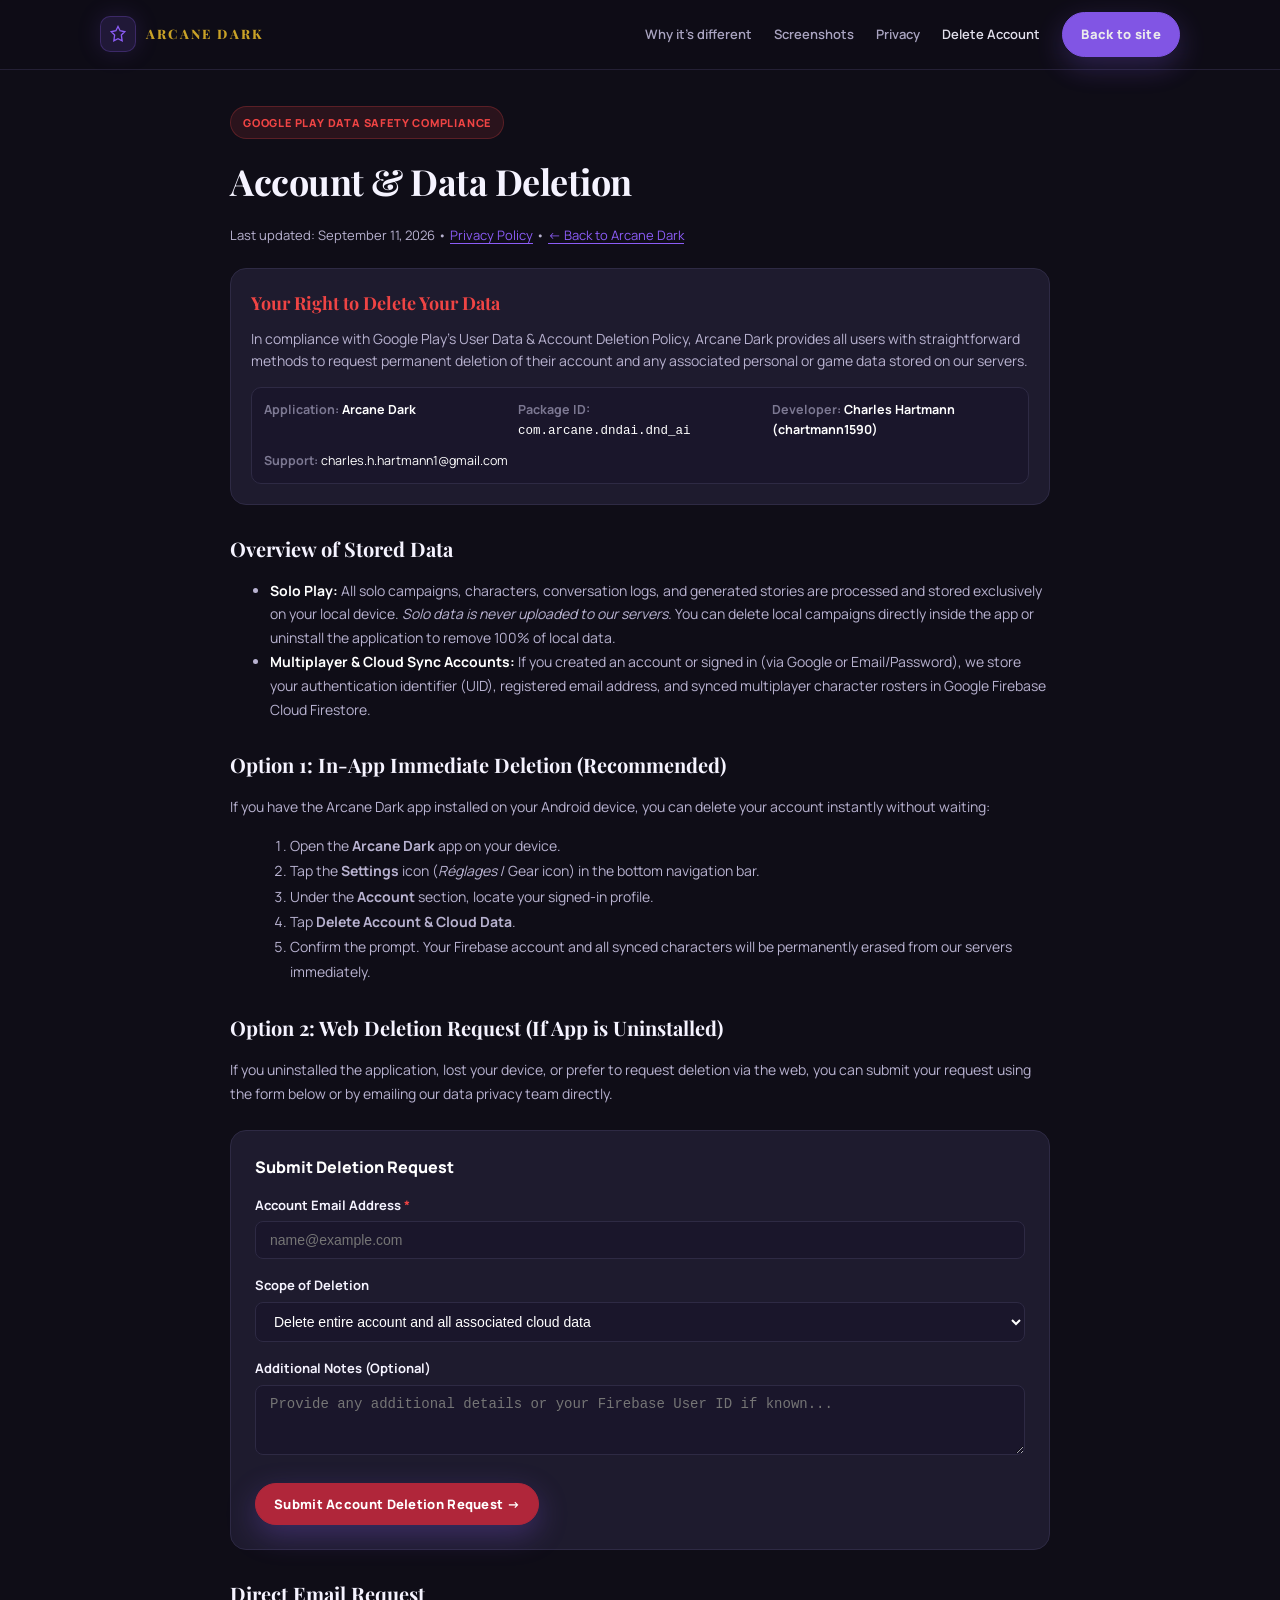
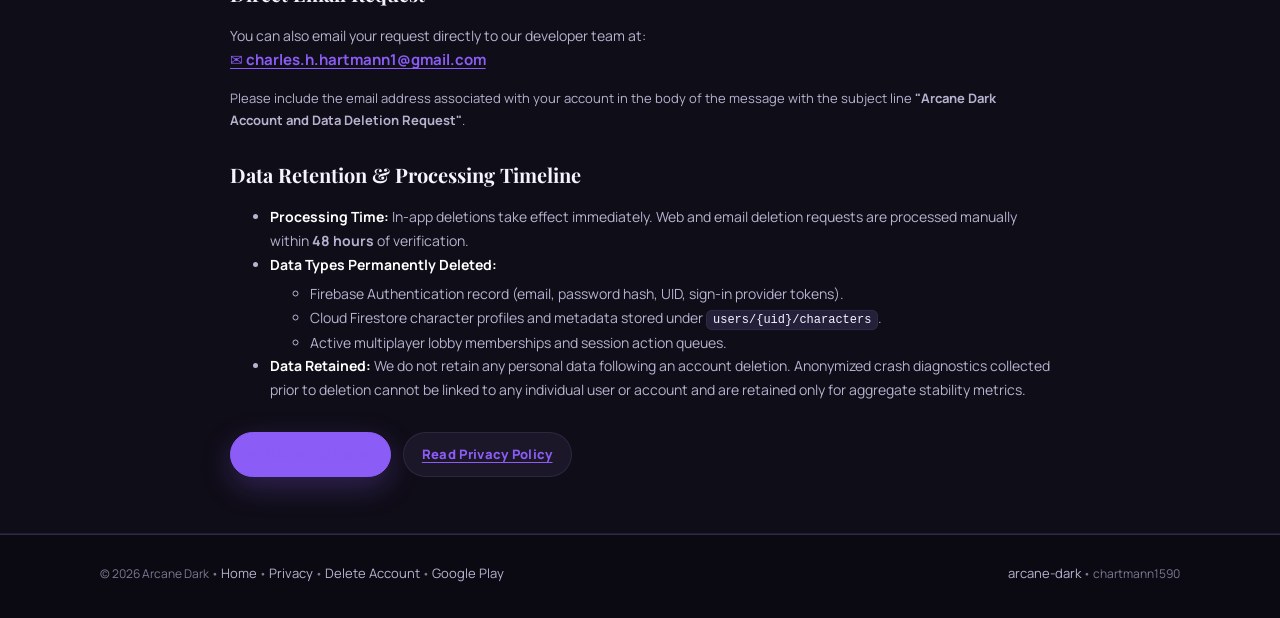
<file: docs/delete-account.html>
<!doctype html>
<html lang="en">
<head>
  <meta charset="utf-8"/>
  <meta name="viewport" content="width=device-width,initial-scale=1"/>
  <title>Account & Data Deletion Request — Arcane Dark</title>
  <meta name="description" content="Request the deletion of your Arcane Dark account and associated cloud data in compliance with Google Play User Data policies."/>
  <meta name="robots" content="index, follow"/>
  <meta name="theme-color" content="#0F0D17"/>
  <link rel="canonical" href="https://chartmann1590.github.io/arcane-dark/delete-account.html"/>
  <meta property="og:title" content="Account & Data Deletion — Arcane Dark"/>
  <meta property="og:description" content="Learn how to delete your Arcane Dark account and associated cloud data, or submit an online deletion request."/>
  <meta property="og:type" content="article"/>
  <meta property="og:url" content="https://chartmann1590.github.io/arcane-dark/delete-account.html"/>
  <meta property="og:site_name" content="Arcane Dark"/>
  <link rel="icon" href="data:image/svg+xml,<svg xmlns='http://www.w3.org/2000/svg' viewBox='0 0 32 32'><rect width='32' height='32' rx='8' fill='%230F0D17'/><rect x='6' y='6' width='20' height='20' rx='6' fill='%238B5CF6'/><text x='16' y='21' text-anchor='middle' font-size='14' fill='white'>✦</text></svg>"/>
  <link rel="stylesheet" href="assets/css/style.css"/>
  <script type="application/ld+json">
  {"@context":"https://schema.org","@type":"BreadcrumbList","itemListElement":[{"@type":"ListItem","position":1,"name":"Home","item":"https://chartmann1590.github.io/arcane-dark/"},{"@type":"ListItem","position":2,"name":"Delete Account","item":"https://chartmann1590.github.io/arcane-dark/delete-account.html"}]}
  </script>
</head>
<body>
  <nav class="nav" aria-label="Primary">
    <div class="nav-inner">
      <a class="brand" href="./">
        <span class="brand-mark"><svg viewBox="0 0 24 24" fill="none" stroke="#8B5CF6" stroke-width="1.8"><path d="M12 2l2.8 5.7L21 9l-4.5 4.4L17.5 21 12 18.2 6.5 21l1-7.6L3 9l6.2-1.3L12 2z"/></svg></span>
        <span class="brand-name">ARCANE DARK</span>
      </a>
      <div class="nav-links">
        <a href="./#features">Why it’s different</a>
        <a href="./#screenshots">Screenshots</a>
        <a href="privacy.html">Privacy</a>
        <a href="delete-account.html" style="color:var(--text-primary)" aria-current="page">Delete Account</a>
        <a class="btn btn-primary" href="./">Back to site</a>
      </div>
    </div>
  </nav>

  <main class="section" style="padding-top:36px">
    <div class="container">
      <div class="prose reveal in">
        <div style="display:inline-flex;align-items:center;gap:8px;padding:7px 12px;border-radius:999px;background:rgba(239,68,68,0.12);border:1px solid rgba(239,68,68,0.25);color:#EF4444;font-size:11px;font-weight:800;letter-spacing:0.8px">GOOGLE PLAY DATA SAFETY COMPLIANCE</div>
        <h1 style="margin-top:14px">Account & Data Deletion</h1>
        <p class="muted" style="font-size:13px">Last updated: September 11, 2026 • <a href="privacy.html">Privacy Policy</a> • <a href="./">← Back to Arcane Dark</a></p>

        <div style="background:var(--surface-card);border:1px solid var(--border);border-radius:16px;padding:20px;margin:22px 0">
          <h3 style="margin:0;font-family:'Playfair Display',serif;font-size:18px;color:#EF4444">Your Right to Delete Your Data</h3>
          <p style="margin:10px 0 14px 0;color:var(--text-secondary);font-size:14px;line-height:1.6">
            In compliance with Google Play's User Data & Account Deletion Policy, Arcane Dark provides all users with straightforward methods to request permanent deletion of their account and any associated personal or game data stored on our servers.
          </p>
          <div style="display:grid;grid-template-columns:repeat(auto-fit, minmax(200px, 1fr));gap:10px;padding:12px;background:var(--surface);border-radius:10px;border:1px solid var(--border);font-size:12.5px">
            <div><strong style="color:var(--text-muted)">Application:</strong> <span style="color:white;font-weight:700">Arcane Dark</span></div>
            <div><strong style="color:var(--text-muted)">Package ID:</strong> <span style="color:white;font-family:monospace">com.arcane.dndai.dnd_ai</span></div>
            <div><strong style="color:var(--text-muted)">Developer:</strong> <span style="color:white;font-weight:700">Charles Hartmann (chartmann1590)</span></div>
            <div><strong style="color:var(--text-muted)">Support:</strong> <span style="color:white">charles.h.hartmann1@gmail.com</span></div>
          </div>
        </div>

        <h2>Overview of Stored Data</h2>
        <ul>
          <li><strong style="color:white">Solo Play:</strong> All solo campaigns, characters, conversation logs, and generated stories are processed and stored exclusively on your local device. <em>Solo data is never uploaded to our servers.</em> You can delete local campaigns directly inside the app or uninstall the application to remove 100% of local data.</li>
          <li><strong style="color:white">Multiplayer & Cloud Sync Accounts:</strong> If you created an account or signed in (via Google or Email/Password), we store your authentication identifier (UID), registered email address, and synced multiplayer character rosters in Google Firebase Cloud Firestore.</li>
        </ul>

        <h2>Option 1: In-App Immediate Deletion (Recommended)</h2>
        <p>If you have the Arcane Dark app installed on your Android device, you can delete your account instantly without waiting:</p>
        <ol style="margin-left:20px;color:var(--text-secondary);line-height:1.8">
          <li>Open the <strong>Arcane Dark</strong> app on your device.</li>
          <li>Tap the <strong>Settings</strong> icon (<em>Réglages</em> / Gear icon) in the bottom navigation bar.</li>
          <li>Under the <strong>Account</strong> section, locate your signed-in profile.</li>
          <li>Tap <strong>Delete Account & Cloud Data</strong>.</li>
          <li>Confirm the prompt. Your Firebase account and all synced characters will be permanently erased from our servers immediately.</li>
        </ol>

        <h2>Option 2: Web Deletion Request (If App is Uninstalled)</h2>
        <p>If you uninstalled the application, lost your device, or prefer to request deletion via the web, you can submit your request using the form below or by emailing our data privacy team directly.</p>

        <div style="background:var(--surface-card);border:1px solid var(--border);border-radius:16px;padding:24px;margin:24px 0">
          <h3 style="margin:0 0 14px 0;font-size:16px;font-weight:800;color:white">Submit Deletion Request</h3>
          <form id="deletion-form" onsubmit="handleDeletionSubmit(event)">
            <div style="margin-bottom:16px">
              <label for="user-email" style="display:block;font-size:13px;font-weight:700;margin-bottom:6px;color:var(--text-primary)">Account Email Address <span style="color:#EF4444">*</span></label>
              <input type="email" id="user-email" required placeholder="name@example.com" style="width:100%;padding:10px 14px;background:var(--surface);border:1px solid var(--border);border-radius:8px;color:white;font-size:14px;outline:none"/>
            </div>
            <div style="margin-bottom:16px">
              <label for="deletion-scope" style="display:block;font-size:13px;font-weight:700;margin-bottom:6px;color:var(--text-primary)">Scope of Deletion</label>
              <select id="deletion-scope" style="width:100%;padding:10px 14px;background:var(--surface);border:1px solid var(--border);border-radius:8px;color:white;font-size:14px;outline:none">
                <option value="full">Delete entire account and all associated cloud data</option>
                <option value="characters">Delete only cloud-synced characters & multiplayer history</option>
              </select>
            </div>
            <div style="margin-bottom:20px">
              <label for="notes" style="display:block;font-size:13px;font-weight:700;margin-bottom:6px;color:var(--text-primary)">Additional Notes (Optional)</label>
              <textarea id="notes" rows="3" placeholder="Provide any additional details or your Firebase User ID if known..." style="width:100%;padding:10px 14px;background:var(--surface);border:1px solid var(--border);border-radius:8px;color:white;font-size:14px;outline:none;resize:vertical"></textarea>
            </div>
            <button type="submit" class="btn btn-primary" style="background:#B0263A;border-color:#B0263A;color:white;font-weight:800">
              Submit Account Deletion Request →
            </button>
          </form>
          <div id="form-success" style="display:none;margin-top:16px;padding:14px;border-radius:8px;background:rgba(61,214,140,0.15);border:1px solid rgba(61,214,140,0.3);color:#3DD68C;font-size:13px;line-height:1.5">
            <strong>Request Prepared!</strong> Your email client will open with your pre-filled deletion request directed to <code>charles.h.hartmann1@gmail.com</code>. Once sent, your request will be processed within 48 hours.
          </div>
        </div>

        <h2>Direct Email Request</h2>
        <p>
          You can also email your request directly to our developer team at:
          <br/>
          <a href="mailto:charles.h.hartmann1@gmail.com?subject=Arcane%20Dark%20Account%20and%20Data%20Deletion%20Request" style="color:var(--violet);font-weight:700;font-size:15px">
            ✉ charles.h.hartmann1@gmail.com
          </a>
        </p>
        <p class="muted" style="font-size:13px">
          Please include the email address associated with your account in the body of the message with the subject line <strong>"Arcane Dark Account and Data Deletion Request"</strong>.
        </p>

        <h2>Data Retention & Processing Timeline</h2>
        <ul>
          <li><strong style="color:white">Processing Time:</strong> In-app deletions take effect immediately. Web and email deletion requests are processed manually within <strong>48 hours</strong> of verification.</li>
          <li><strong style="color:white">Data Types Permanently Deleted:</strong>
            <ul style="margin-top:6px">
              <li>Firebase Authentication record (email, password hash, UID, sign-in provider tokens).</li>
              <li>Cloud Firestore character profiles and metadata stored under <code>users/{uid}/characters</code>.</li>
              <li>Active multiplayer lobby memberships and session action queues.</li>
            </ul>
          </li>
          <li><strong style="color:white">Data Retained:</strong> We do not retain any personal data following an account deletion. Anonymized crash diagnostics collected prior to deletion cannot be linked to any individual user or account and are retained only for aggregate stability metrics.</li>
        </ul>

        <div style="margin-top:30px;display:flex;gap:12px;flex-wrap:wrap">
          <a class="btn btn-primary" href="./">← Return to Home</a>
          <a class="btn btn-ghost" href="privacy.html">Read Privacy Policy</a>
        </div>
      </div>
    </div>
  </main>

  <footer class="footer">
    <div class="container">
      <div class="footer-bottom" style="margin-top:0;border-top:none;padding-top:0">
        <span>© 2026 Arcane Dark • <a href="./">Home</a> • <a href="privacy.html">Privacy</a> • <a href="delete-account.html">Delete Account</a> • <a href="https://play.google.com/store/apps/details?id=com.arcane.dndai.dnd_ai" target="_blank" rel="noopener">Google Play</a></span>
        <span><a href="./">arcane-dark</a> • chartmann1590</span>
      </div>
    </div>
  </footer>

  <script>
    function handleDeletionSubmit(e) {
      e.preventDefault();
      const email = document.getElementById('user-email').value.trim();
      const scope = document.getElementById('deletion-scope').value;
      const notes = document.getElementById('notes').value.trim();
      const subject = encodeURIComponent("Arcane Dark Account and Data Deletion Request");
      const body = encodeURIComponent(
        "Hello Arcane Dark Privacy Team,\n\n" +
        "Please delete my account and associated data under Google Play's User Data & Account Deletion Policy.\n\n" +
        "Account Email: " + email + "\n" +
        "Deletion Scope: " + scope + "\n" +
        (notes ? "Notes: " + notes + "\n" : "") +
        "\nThank you."
      );
      window.location.href = "mailto:charles.h.hartmann1@gmail.com?subject=" + subject + "&body=" + body;
      document.getElementById('form-success').style.display = 'block';
    }
  </script>
</body>
</html>
</file>
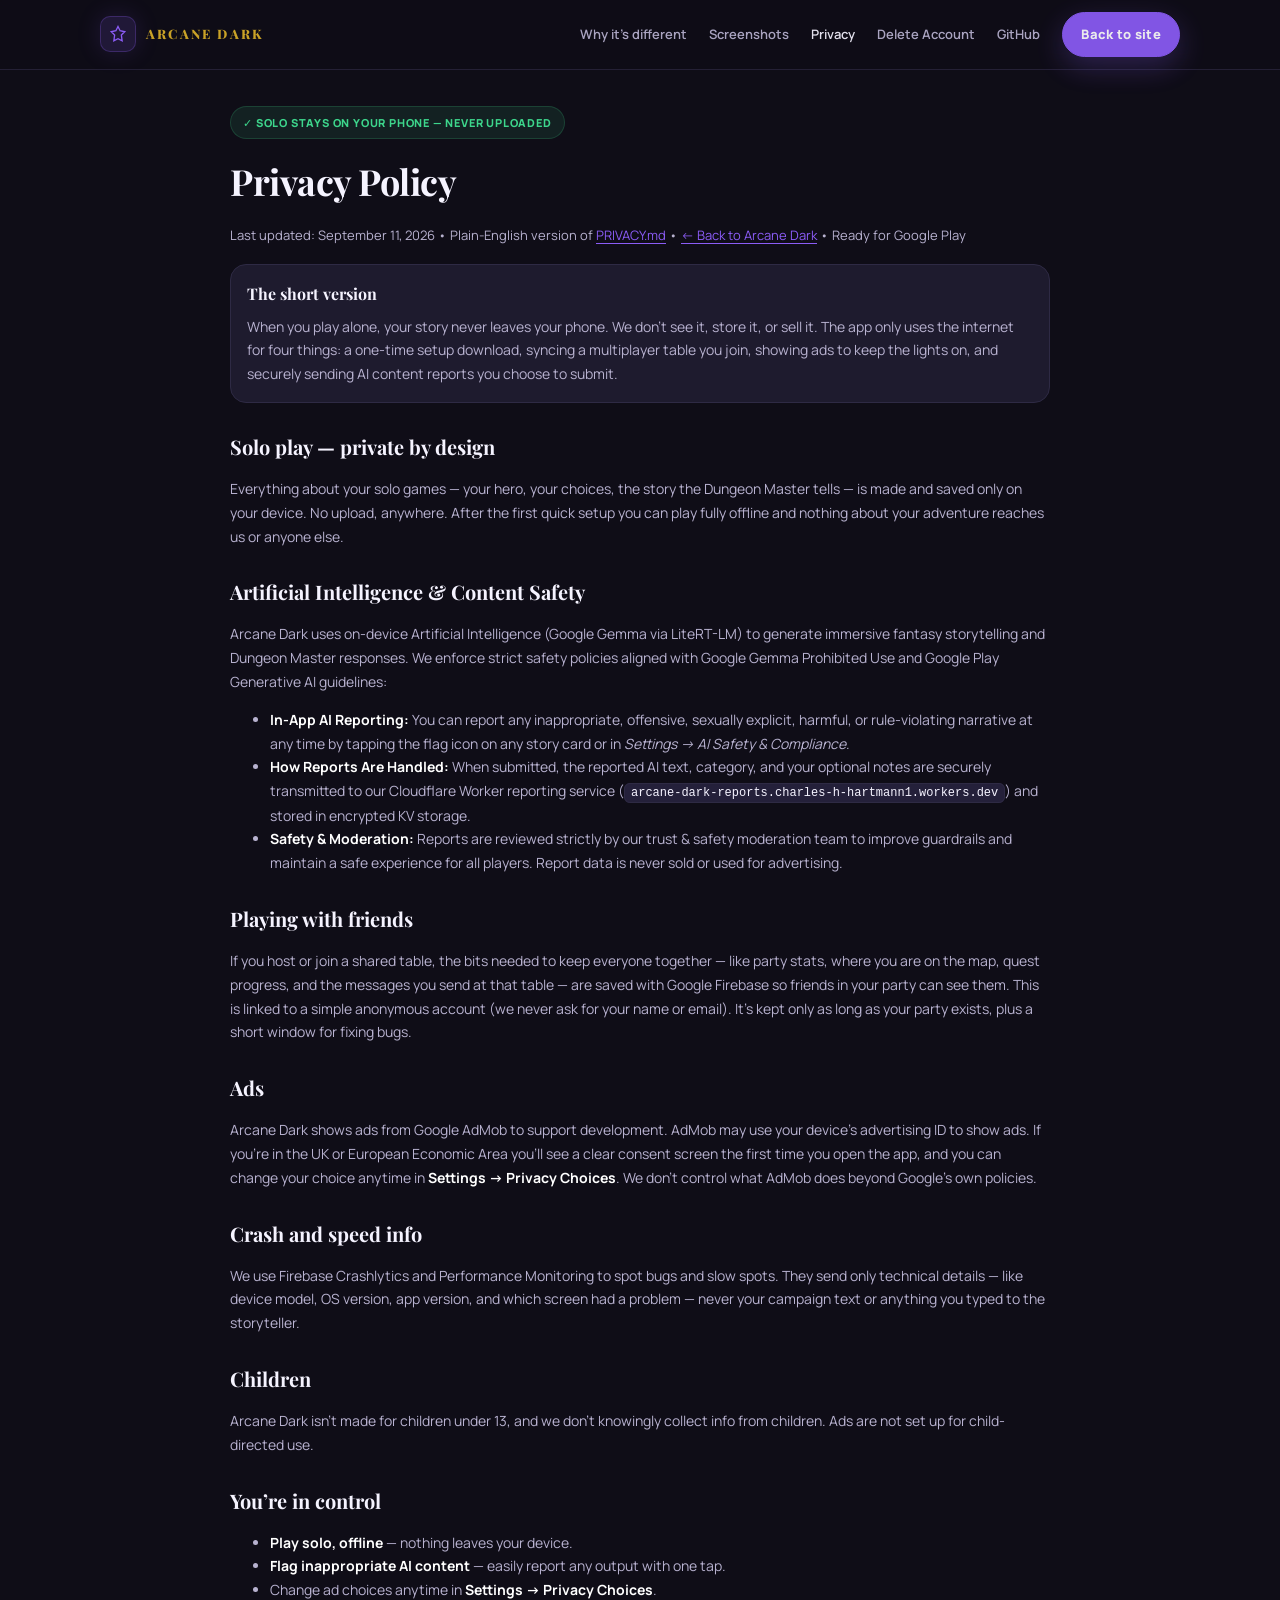
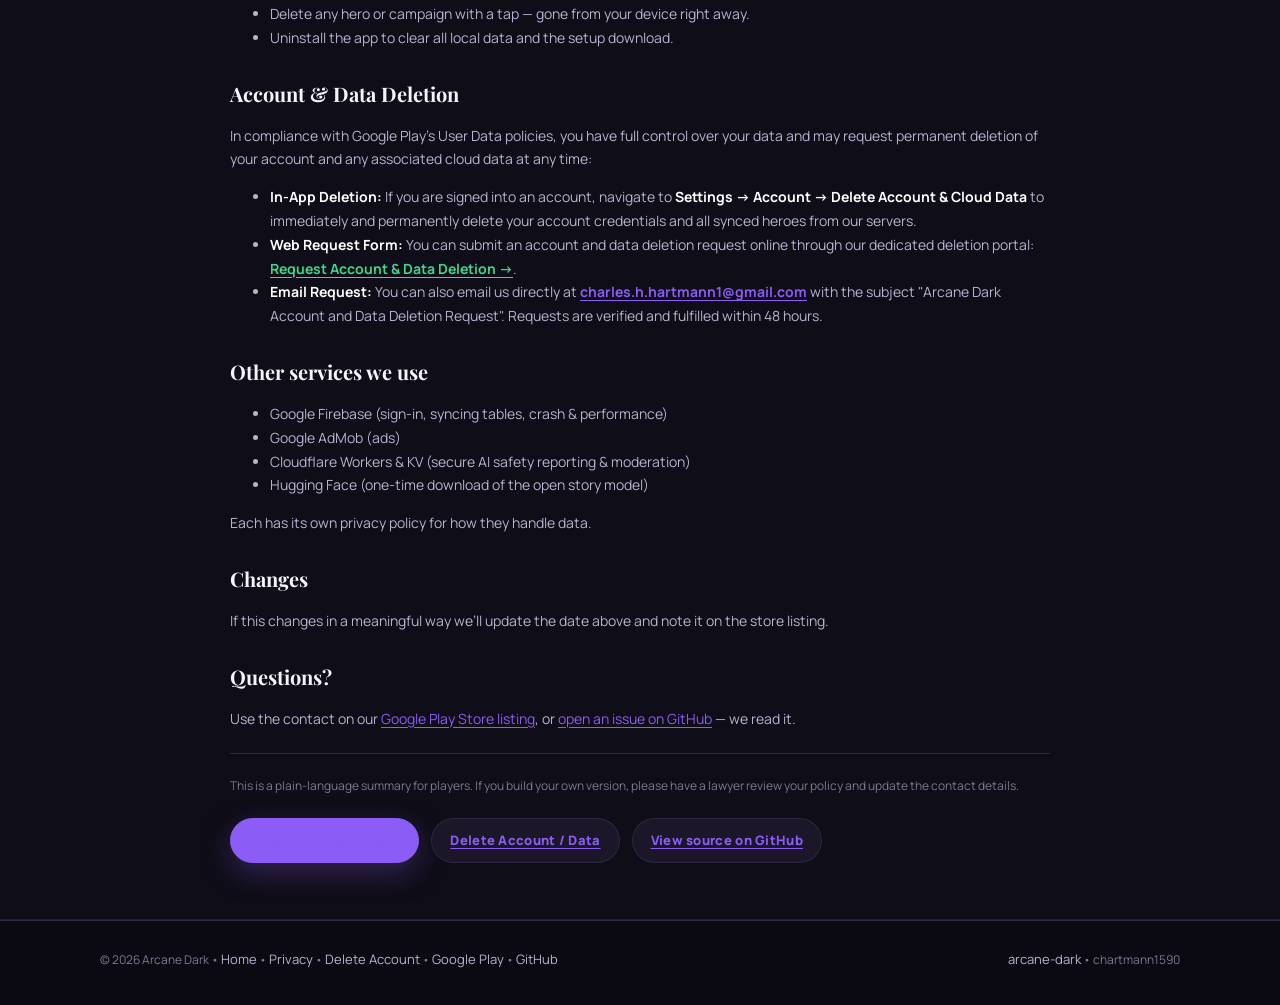
<file: docs/privacy.html>
<!doctype html>
<html lang="en">
<head>
  <meta charset="utf-8"/>
  <meta name="viewport" content="width=device-width,initial-scale=1"/>
  <title>Privacy Policy — Arcane Dark (Your story stays on your phone)</title>
  <meta name="description" content="How Arcane Dark handles your data. Solo stories stay only on your phone — never uploaded. Learn how multiplayer, ads, and crash reports work. Plain English, no surprises."/>
  <meta name="keywords" content="Arcane Dark privacy, offline RPG privacy, on-device AI privacy"/>
  <meta name="robots" content="index, follow"/>
  <meta name="theme-color" content="#0F0D17"/>
  <link rel="canonical" href="https://chartmann1590.github.io/arcane-dark/privacy.html"/>
  <meta property="og:title" content="Privacy Policy — Arcane Dark"/>
  <meta property="og:description" content="Solo stays on your phone. Period. See how Arcane Dark keeps your D&D stories private."/>
  <meta property="og:type" content="article"/>
  <meta property="og:url" content="https://chartmann1590.github.io/arcane-dark/privacy.html"/>
  <meta property="og:site_name" content="Arcane Dark"/>
  <meta property="og:image" content="https://chartmann1590.github.io/arcane-dark/screenshots/04-gameplay.svg"/>
  <meta name="twitter:card" content="summary_large_image"/>
  <link rel="icon" href="data:image/svg+xml,<svg xmlns='http://www.w3.org/2000/svg' viewBox='0 0 32 32'><rect width='32' height='32' rx='8' fill='%230F0D17'/><rect x='6' y='6' width='20' height='20' rx='6' fill='%238B5CF6'/><text x='16' y='21' text-anchor='middle' font-size='14' fill='white'>✦</text></svg>"/>
  <link rel="stylesheet" href="assets/css/style.css"/>
  <script type="application/ld+json">
  {"@context":"https://schema.org","@type":"BreadcrumbList","itemListElement":[{"@type":"ListItem","position":1,"name":"Home","item":"https://chartmann1590.github.io/arcane-dark/"},{"@type":"ListItem","position":2,"name":"Privacy Policy","item":"https://chartmann1590.github.io/arcane-dark/privacy.html"}]}
  </script>
</head>
<body>
  <nav class="nav" aria-label="Primary">
    <div class="nav-inner">
      <a class="brand" href="./">
        <span class="brand-mark"><svg viewBox="0 0 24 24" fill="none" stroke="#8B5CF6" stroke-width="1.8"><path d="M12 2l2.8 5.7L21 9l-4.5 4.4L17.5 21 12 18.2 6.5 21l1-7.6L3 9l6.2-1.3L12 2z"/></svg></span>
        <span class="brand-name">ARCANE DARK</span>
      </a>
      <div class="nav-links">
        <a href="./#features">Why it’s different</a>
        <a href="./#screenshots">Screenshots</a>
        <a href="privacy.html" style="color:var(--text-primary)" aria-current="page">Privacy</a>
        <a href="delete-account.html">Delete Account</a>
        <a href="https://github.com/chartmann1590/arcane-dark" target="_blank" rel="noopener">GitHub</a>
        <a class="btn btn-primary" href="./">Back to site</a>
      </div>
    </div>
  </nav>

  <main class="section" style="padding-top:36px">
    <div class="container">
      <div class="prose reveal in">
        <div style="display:inline-flex;align-items:center;gap:8px;padding:7px 12px;border-radius:999px;background:rgba(61,214,140,0.10);border:1px solid rgba(61,214,140,0.18);color:#3DD68C;font-size:11px;font-weight:800;letter-spacing:0.8px">✓ SOLO STAYS ON YOUR PHONE — NEVER UPLOADED</div>
        <h1 style="margin-top:14px">Privacy Policy</h1>
        <p class="muted" style="font-size:13px">Last updated: September 11, 2026 • Plain-English version of <a href="https://github.com/chartmann1590/arcane-dark/blob/main/PRIVACY.md" target="_blank" rel="noopener">PRIVACY.md</a> • <a href="./">← Back to Arcane Dark</a> • Ready for Google Play</p>

        <div style="background:var(--surface-card);border:1px solid var(--border);border-radius:16px;padding:16px;margin:18px 0">
          <h3 style="margin:0;font-family:'Playfair Display',serif;font-size:16px">The short version</h3>
          <p style="margin:8px 0 0">When you play alone, your story never leaves your phone. We don’t see it, store it, or sell it. The app only uses the internet for four things: a one-time setup download, syncing a multiplayer table you join, showing ads to keep the lights on, and securely sending AI content reports you choose to submit.</p>
        </div>

        <h2>Solo play — private by design</h2>
        <p>Everything about your solo games — your hero, your choices, the story the Dungeon Master tells — is made and saved only on your device. No upload, anywhere. After the first quick setup you can play fully offline and nothing about your adventure reaches us or anyone else.</p>

        <h2>Artificial Intelligence & Content Safety</h2>
        <p>Arcane Dark uses on-device Artificial Intelligence (Google Gemma via LiteRT-LM) to generate immersive fantasy storytelling and Dungeon Master responses. We enforce strict safety policies aligned with Google Gemma Prohibited Use and Google Play Generative AI guidelines:</p>
        <ul>
          <li><strong style="color:white">In-App AI Reporting:</strong> You can report any inappropriate, offensive, sexually explicit, harmful, or rule-violating narrative at any time by tapping the flag icon on any story card or in <em>Settings → AI Safety & Compliance</em>.</li>
          <li><strong style="color:white">How Reports Are Handled:</strong> When submitted, the reported AI text, category, and your optional notes are securely transmitted to our Cloudflare Worker reporting service (<code>arcane-dark-reports.charles-h-hartmann1.workers.dev</code>) and stored in encrypted KV storage.</li>
          <li><strong style="color:white">Safety & Moderation:</strong> Reports are reviewed strictly by our trust & safety moderation team to improve guardrails and maintain a safe experience for all players. Report data is never sold or used for advertising.</li>
        </ul>

        <h2>Playing with friends</h2>
        <p>If you host or join a shared table, the bits needed to keep everyone together — like party stats, where you are on the map, quest progress, and the messages you send at that table — are saved with Google Firebase so friends in your party can see them. This is linked to a simple anonymous account (we never ask for your name or email). It’s kept only as long as your party exists, plus a short window for fixing bugs.</p>

        <h2>Ads</h2>
        <p>Arcane Dark shows ads from Google AdMob to support development. AdMob may use your device’s advertising ID to show ads. If you’re in the UK or European Economic Area you’ll see a clear consent screen the first time you open the app, and you can change your choice anytime in <strong style="color:white">Settings → Privacy Choices</strong>. We don’t control what AdMob does beyond Google’s own policies.</p>

        <h2>Crash and speed info</h2>
        <p>We use Firebase Crashlytics and Performance Monitoring to spot bugs and slow spots. They send only technical details — like device model, OS version, app version, and which screen had a problem — never your campaign text or anything you typed to the storyteller.</p>

        <h2>Children</h2>
        <p>Arcane Dark isn’t made for children under 13, and we don’t knowingly collect info from children. Ads are not set up for child-directed use.</p>

        <h2>You’re in control</h2>
        <ul>
          <li><strong style="color:white">Play solo, offline</strong> — nothing leaves your device.</li>
          <li><strong style="color:white">Flag inappropriate AI content</strong> — easily report any output with one tap.</li>
          <li>Change ad choices anytime in <strong style="color:white">Settings → Privacy Choices</strong>.</li>
          <li>Delete any hero or campaign with a tap — gone from your device right away.</li>
          <li>Uninstall the app to clear all local data and the setup download.</li>
        </ul>

        <h2>Account & Data Deletion</h2>
        <p>In compliance with Google Play’s User Data policies, you have full control over your data and may request permanent deletion of your account and any associated cloud data at any time:</p>
        <ul>
          <li><strong style="color:white">In-App Deletion:</strong> If you are signed into an account, navigate to <strong style="color:white">Settings → Account → Delete Account & Cloud Data</strong> to immediately and permanently delete your account credentials and all synced heroes from our servers.</li>
          <li><strong style="color:white">Web Request Form:</strong> You can submit an account and data deletion request online through our dedicated deletion portal: <a href="delete-account.html" style="color:#3DD68C;font-weight:700">Request Account & Data Deletion →</a>.</li>
          <li><strong style="color:white">Email Request:</strong> You can also email us directly at <a href="mailto:charles.h.hartmann1@gmail.com?subject=Arcane%20Dark%20Account%20and%20Data%20Deletion%20Request" style="color:var(--violet);font-weight:700">charles.h.hartmann1@gmail.com</a> with the subject "Arcane Dark Account and Data Deletion Request". Requests are verified and fulfilled within 48 hours.</li>
        </ul>

        <h2>Other services we use</h2>
        <ul>
          <li>Google Firebase (sign-in, syncing tables, crash & performance)</li>
          <li>Google AdMob (ads)</li>
          <li>Cloudflare Workers & KV (secure AI safety reporting & moderation)</li>
          <li>Hugging Face (one-time download of the open story model)</li>
        </ul>
        <p>Each has its own privacy policy for how they handle data.</p>

        <h2>Changes</h2>
        <p>If this changes in a meaningful way we’ll update the date above and note it on the store listing.</p>

        <h2>Questions?</h2>
        <p>Use the contact on our <a href="https://play.google.com/store/apps/details?id=com.arcane.dndai.dnd_ai" target="_blank" rel="noopener">Google Play Store listing</a>, or <a href="https://github.com/chartmann1590/arcane-dark/issues" target="_blank" rel="noopener">open an issue on GitHub</a> — we read it.</p>

        <hr/>
        <p style="font-size:12px;color:var(--text-muted)">This is a plain-language summary for players. If you build your own version, please have a lawyer review your policy and update the contact details.</p>

        <div style="margin-top:22px;display:flex;gap:12px;flex-wrap:wrap">
          <a class="btn btn-primary" href="./">← Back to Arcane Dark</a>
          <a class="btn btn-ghost" href="delete-account.html">Delete Account / Data</a>
          <a class="btn btn-ghost" href="https://github.com/chartmann1590/arcane-dark/blob/main/PRIVACY.md" target="_blank" rel="noopener">View source on GitHub</a>
        </div>
      </div>
    </div>
  </main>

  <footer class="footer">
    <div class="container">
      <div class="footer-bottom" style="margin-top:0;border-top:none;padding-top:0">
        <span>© 2026 Arcane Dark • <a href="./">Home</a> • <a href="privacy.html">Privacy</a> • <a href="delete-account.html">Delete Account</a> • <a href="https://play.google.com/store/apps/details?id=com.arcane.dndai.dnd_ai" target="_blank" rel="noopener">Google Play</a> • <a href="https://github.com/chartmann1590/arcane-dark" target="_blank" rel="noopener">GitHub</a></span>
        <span><a href="./">arcane-dark</a> • chartmann1590</span>
      </div>
    </div>
  </footer>
  <script src="assets/js/main.js"></script>
</body>
</html>
</file>
<file: docs/assets/css/style.css>
/* Arcane Dark — Website Design System — mirrors lib/app/theme.dart */
@import url('https://fonts.googleapis.com/css2?family=Manrope:wght@400;500;600;700;800&family=Playfair+Display:wght@700;800;900&display=swap');

:root{
  --bg:#0F0D17;
  --surface:#1A162B;
  --surface-elevated:#24203A;
  --surface-card:#1E1B2E;
  --border:#2E2A44;
  --border-gold:rgba(201,162,39,0.2);
  --violet:#8B5CF6;
  --violet-12:rgba(139,92,246,0.12);
  --violet-30:rgba(139,92,246,0.3);
  --gold:#C9A227;
  --gold-12:rgba(201,162,39,0.12);
  --gold-30:rgba(201,162,39,0.3);
  --red:#B0263A;
  --text-primary:#F5F3FF;
  --text-secondary:#B8B2D0;
  --text-muted:#7C7892;
  --radius:14px;
  --radius-lg:18px;
  --max:1120px;
}
*{box-sizing:border-box}
html{scroll-behavior:smooth}
body{
  margin:0;
  font-family:'Manrope',system-ui,-apple-system,Segoe UI,Roboto,Helvetica,Arial,sans-serif;
  background:var(--bg);
  color:var(--text-primary);
  line-height:1.6;
  -webkit-font-smoothing:antialiased;
  overflow-x:hidden;
}
a{color:inherit;text-decoration:none}
img{max-width:100%;display:block}
button{font-family:inherit}

/* Utilities */
.container{max-width:var(--max);margin:0 auto;padding:0 20px}
.mono{font-family:ui-monospace, SFMono-Regular, Menlo, monospace}
.gold{color:var(--gold)}
.violet{color:var(--violet)}
.muted{color:var(--text-muted)}
.secondary{color:var(--text-secondary)}

/* Top Nav */
.nav{
  position:sticky;top:0;z-index:50;
  backdrop-filter:blur(16px) saturate(1.2);
  background:rgba(15,13,23,0.78);
  border-bottom:1px solid rgba(46,42,68,0.7);
}
.nav-inner{
  max-width:var(--max);margin:0 auto;
  padding:12px 20px;
  display:flex;align-items:center;gap:18px;
}
.brand{
  display:flex;align-items:center;gap:10px;
  font-weight:800;letter-spacing:1.2px;
}
.brand-mark{
  width:36px;height:36px;border-radius:10px;
  display:grid;place-items:center;
  background:rgba(139,92,246,0.15);
  border:1px solid rgba(139,92,246,0.25);
  box-shadow:0 0 24px rgba(139,92,246,0.15);
}
.brand-mark svg{width:18px;height:18px}
.brand-name{
  font-family:'Playfair Display',serif;
  font-weight:800;letter-spacing:2.2px;
  font-size:13px;color:var(--gold);
}
.nav-links{
  margin-left:auto;display:flex;align-items:center;gap:22px;
  font-size:13px;font-weight:600;color:var(--text-secondary);
}
.nav-links a{opacity:0.92}
.nav-links a:hover{color:var(--text-primary)}
.btn{
  display:inline-flex;align-items:center;justify-content:center;gap:8px;
  padding:11px 18px;border-radius:999px;
  font-weight:800;letter-spacing:0.3px;font-size:13px;
  border:1px solid var(--border);
  transition:transform .15s ease, box-shadow .2s ease, background .2s ease, border-color .2s ease, opacity .2s ease;
  cursor:pointer;white-space:nowrap;
}
.btn:hover{transform:translateY(-1px)}
.btn-primary{
  background:var(--violet);
  border-color:var(--violet);
  color:white;
  box-shadow:0 10px 30px rgba(139,92,246,0.28);
}
.btn-primary:hover{box-shadow:0 14px 36px rgba(139,92,246,0.36)}
.btn-ghost{
  background:rgba(30,27,46,0.8);
  border-color:rgba(46,42,68,0.9);
  color:var(--text-primary);
}
.btn-ghost:hover{border-color:rgba(201,162,39,0.35);background:var(--surface-card)}
.btn-gold{
  background:rgba(201,162,39,0.14);
  border-color:rgba(201,162,39,0.35);
  color:var(--gold);
}
.pill{
  display:inline-flex;align-items:center;gap:8px;
  padding:7px 12px;border-radius:999px;
  background:rgba(201,162,39,0.12);
  border:1px solid rgba(201,162,39,0.22);
  color:var(--gold);
  font-size:11px;font-weight:800;letter-spacing:0.8px;
}
.dot{width:6px;height:6px;border-radius:999px;background:var(--violet);box-shadow:0 0 10px var(--violet)}

/* Hero */
.hero{
  position:relative;overflow:hidden;
  padding:56px 0 32px;
  background:
    radial-gradient(700px 400px at 70% -10%, rgba(139,92,246,0.22), transparent 60%),
    radial-gradient(600px 360px at 10% 10%, rgba(201,162,39,0.10), transparent 60%),
    radial-gradient(800px 600px at 50% 120%, rgba(139,92,246,0.10), transparent 65%),
    linear-gradient(180deg, rgba(15,13,23,1) 0%, rgba(15,13,23,1) 45%, rgba(26,22,43,0.6) 100%);
  border-bottom:1px solid var(--border);
}
.hero::before{
  content:"";position:absolute;inset:0;
  background:
    linear-gradient(180deg, transparent 70%, rgba(15,13,23,0.65) 100%),
    url('data:image/svg+xml;utf8,<svg xmlns="http://www.w3.org/2000/svg" width="60" height="60" viewBox="0 0 60 60"><g fill="none" stroke="%232E2A44" stroke-opacity="0.15"><path d="M0 30 H60 M30 0 V60"/></g></svg>');
  opacity:0.35;pointer-events:none;
}
.hero-grid{
  position:relative;
  max-width:var(--max);margin:0 auto;
  padding:0 20px;
  display:grid;grid-template-columns:1.15fr 0.85fr;
  gap:28px;align-items:center;
}
.eyebrow{
  display:inline-flex;align-items:center;gap:10px;
  padding:8px 12px;border-radius:999px;
  background:rgba(139,92,246,0.12);
  border:1px solid rgba(139,92,246,0.22);
  color:var(--text-secondary);
  font-size:11px;font-weight:700;letter-spacing:0.9px;
}
.eyebrow strong{color:var(--violet);letter-spacing:1px}
.hero h1{
  margin:16px 0 12px;
  font-family:'Playfair Display',serif;
  font-weight:900;line-height:0.95;letter-spacing:-0.6px;
  font-size:56px;
}
.hero h1 span{
  background:linear-gradient(90deg, #fff 30%, #C9A227 100%);
  -webkit-background-clip:text;background-clip:text;
  -webkit-text-fill-color:transparent;
}
.hero p.lead{
  margin:0;max-width:560px;
  color:var(--text-secondary);
  font-size:16px;line-height:1.6;
}
.hero-cta{display:flex;flex-wrap:wrap;gap:12px;margin-top:22px}
.hero-meta{
  display:flex;flex-wrap:wrap;gap:10px;margin-top:18px;
}
.meta-chip{
  display:inline-flex;align-items:center;gap:8px;
  padding:8px 12px;border-radius:999px;
  background:rgba(36,32,58,0.9);
  border:1px solid rgba(46,42,68,0.9);
  color:var(--text-secondary);
  font-size:12px;font-weight:700;
}
.meta-chip svg{width:14px;height:14px;opacity:0.9}

.hero-visual{
  position:relative;display:flex;justify-content:center;align-items:center;
  min-height:520px;
}
.glow-orb{
  position:absolute;width:420px;height:420px;border-radius:999px;
  background:radial-gradient(circle at 30% 30%, rgba(139,92,246,0.35), rgba(139,92,246,0) 65%);
  filter:blur(8px);
  pointer-events:none;
}
.glow-orb.gold{
  width:360px;height:360px;
  background:radial-gradient(circle at 50% 50%, rgba(201,162,39,0.18), transparent 65%);
  transform:translate(80px,120px);
}

/* Phone Mockup */
.phone{
  position:relative;
  width:300px;height:612px;
  border-radius:38px;
  background:linear-gradient(180deg, #0F0D17 0%, #1A162B 100%);
  border:1px solid rgba(46,42,68,0.9);
  box-shadow:
    0 30px 80px rgba(0,0,0,0.55),
    0 0 0 8px rgba(15,13,23,0.9),
    0 0 0 9px rgba(46,42,68,0.9),
    0 0 40px rgba(139,92,246,0.15);
  overflow:hidden;
  transform:rotate(-0.6deg);
}
.phone-notch{
  position:absolute;top:0;left:50%;transform:translateX(-50%);
  width:108px;height:22px;border-radius:0 0 16px 16px;
  background:#0B0A12;border:1px solid rgba(46,42,68,0.9);border-top:none;
  z-index:5;
  display:flex;align-items:center;justify-content:center;gap:6px;
}
.notch-dot{width:6px;height:6px;border-radius:999px;background:#1A162B;border:1px solid #2E2A44}
.phone-screen{
  position:absolute;inset:8px;
  border-radius:30px;overflow:hidden;
  background:var(--bg);
  display:flex;flex-direction:column;
  border:1px solid rgba(46,42,68,0.5);
}
.phone-status{
  height:28px;display:flex;align-items:center;justify-content:space-between;
  padding:0 18px;
  font-size:11px;font-weight:700;color:var(--text-muted);
  background:rgba(15,13,23,0.95);
  border-bottom:1px solid rgba(46,42,68,0.5);
}
.phone-mini-nav{
  height:44px;display:flex;align-items:center;justify-content:space-between;
  padding:0 14px;
  background:var(--bg);
  border-bottom:1px solid var(--border);
}
.mini-brand{font-family:'Playfair Display',serif;font-weight:800;font-size:11px;letter-spacing:1.6px;color:var(--gold)}
.screen-body{flex:1;overflow:hidden;position:relative;background:var(--bg)}
.floating-cards{
  position:absolute;inset:auto 0 0 0;
  display:flex;flex-direction:column;gap:10px;
  padding:12px;
  background:linear-gradient(180deg, transparent 0%, rgba(15,13,23,0.9) 18%);
}
.float-card{
  background:var(--surface-card);
  border:1px solid var(--border);
  border-radius:12px;padding:10px 12px;
  box-shadow:0 10px 30px rgba(0,0,0,0.35);
}
.float-card .kicker{font-size:10px;font-weight:800;letter-spacing:0.9px;color:var(--violet)}
.float-card .title{font-family:'Playfair Display',serif;font-weight:800;font-size:14px;color:white;margin-top:2px}
.float-card .desc{font-size:11px;color:var(--text-secondary);margin-top:4px;line-height:1.4}

/* Sections */
.section{padding:56px 0;border-bottom:1px solid rgba(46,42,68,0.6)}
.section.alt{background:linear-gradient(180deg, rgba(26,22,43,0.5), rgba(15,13,23,1))}
.section-head{max-width:720px;margin:0 auto 26px;text-align:center}
.section-head h2{
  margin:0;
  font-family:'Playfair Display',serif;
  font-size:32px;font-weight:800;letter-spacing:-0.4px;
}
.section-head h2 em{font-style:normal;color:var(--gold)}
.section-head p{margin:10px auto 0;color:var(--text-secondary);font-size:14px;max-width:640px;line-height:1.6}
.kicker-label{
  display:inline-flex;align-items:center;gap:8px;
  font-size:11px;font-weight:800;letter-spacing:1px;color:var(--violet);
  text-transform:uppercase;
}
.kicker-label::before{content:"";width:18px;height:2px;border-radius:999px;background:var(--violet);opacity:0.7}

/* Features */
.features{
  display:grid;grid-template-columns:repeat(3,1fr);
  gap:16px;
}
.feature{
  background:var(--surface-card);
  border:1px solid var(--border);
  border-radius:16px;padding:18px 16px;
  transition:transform .18s ease, border-color .18s ease, box-shadow .18s ease, background .18s ease;
}
.feature:hover{transform:translateY(-4px);border-color:rgba(139,92,246,0.28);box-shadow:0 18px 40px rgba(0,0,0,0.28);background:var(--surface-elevated)}
.feature-icon{
  width:40px;height:40px;border-radius:12px;
  display:grid;place-items:center;
  margin-bottom:12px;
}
.feature:nth-child(1) .feature-icon{background:rgba(139,92,246,0.14);border:1px solid rgba(139,92,246,0.22);color:var(--violet)}
.feature:nth-child(2) .feature-icon{background:rgba(201,162,39,0.12);border:1px solid rgba(201,162,39,0.22);color:var(--gold)}
.feature:nth-child(3) .feature-icon{background:rgba(61,214,140,0.12);border:1px solid rgba(61,214,140,0.2);color:#3DD68C}
.feature:nth-child(4) .feature-icon{background:rgba(176,38,58,0.10);border:1px solid rgba(176,38,58,0.18);color:var(--red)}
.feature:nth-child(5) .feature-icon{background:rgba(139,92,246,0.14);border:1px solid rgba(139,92,246,0.22);color:var(--violet)}
.feature:nth-child(6) .feature-icon{background:rgba(201,162,39,0.12);border:1px solid rgba(201,162,39,0.22);color:var(--gold)}
.feature h3{margin:0;font-size:14px;font-weight:800;letter-spacing:-0.1px}
.feature p{margin:6px 0 0;color:var(--text-secondary);font-size:13px;line-height:1.55}
.feature ul{margin:10px 0 0;padding:0;list-style:none;display:flex;flex-wrap:wrap;gap:6px}
.feature ul li{
  font-size:11px;font-weight:700;color:var(--text-muted);
  background:rgba(36,32,58,0.9);border:1px solid var(--border);
  padding:5px 8px;border-radius:999px;
}

/* Screenshots */
.screenshots{
  display:grid;grid-template-columns:repeat(4,1fr);
  gap:16px;
  align-items:start;
}
.screenshot{
  background:var(--surface-card);
  border:1px solid var(--border);
  border-radius:16px;overflow:hidden;
  transition:transform .18s ease, box-shadow .18s ease, border-color .18s ease;
}
.screenshot:hover{transform:translateY(-4px);border-color:rgba(201,162,39,0.25);box-shadow:0 18px 40px rgba(0,0,0,0.32)}
.shot-frame{
  aspect-ratio:9/19.2;background:var(--bg);
  position:relative;overflow:hidden;
  border-bottom:1px solid var(--border);
}
.shot-frame img{width:100%;height:100%;object-fit:cover}
.shot-caption{padding:12px 12px 14px}
.shot-caption h4{margin:0;font-size:13px;font-weight:800}
.shot-caption p{margin:4px 0 0;color:var(--text-secondary);font-size:12px;line-height:1.5}
.badge{
  display:inline-flex;align-items:center;
  padding:4px 8px;border-radius:999px;
  font-size:10px;font-weight:800;letter-spacing:0.7px;
  background:rgba(139,92,246,0.12);border:1px solid rgba(139,92,246,0.22);color:var(--violet);
  text-transform:uppercase;
}
.shot-frame .badge{position:absolute;top:10px;left:10px;backdrop-filter:blur(8px)}

/* How it works */
.steps{
  display:grid;grid-template-columns:repeat(3,1fr);
  gap:16px;
}
.step{
  background:var(--surface-card);
  border:1px solid var(--border);
  border-radius:16px;padding:18px;
  position:relative;overflow:hidden;
}
.step::after{
  content:"";position:absolute;inset:auto -20px -30px auto;
  width:120px;height:120px;border-radius:999px;
  background:radial-gradient(circle at 50% 50%, rgba(139,92,246,0.16), transparent 65%);
  pointer-events:none;
}
.step-num{
  width:28px;height:28px;border-radius:999px;
  display:grid;place-items:center;
  background:var(--violet);color:white;
  font-size:12px;font-weight:800;
  box-shadow:0 8px 20px rgba(139,92,246,0.3);
}
.step h3{margin:10px 0 6px;font-size:14px;font-weight:800}
.step p{margin:0;color:var(--text-secondary);font-size:13px;line-height:1.6}

/* Privacy highlight */
.privacy-card{
  display:grid;grid-template-columns:1.1fr 0.9fr;
  gap:18px;
  background:linear-gradient(180deg, rgba(30,27,46,1), rgba(26,22,43,1));
  border:1px solid var(--border);
  border-radius:18px;padding:22px;
  box-shadow:0 18px 50px rgba(0,0,0,0.28);
  align-items:center;
}
.privacy-card h3{margin:0;font-family:'Playfair Display',serif;font-size:20px;font-weight:800}
.privacy-card p{margin:8px 0 0;color:var(--text-secondary);font-size:13px;line-height:1.6}
.privacy-points{
  display:grid;gap:10px;
}
.point{
  display:flex;gap:10px;
  background:rgba(15,13,23,0.7);
  border:1px solid rgba(46,42,68,0.7);
  border-radius:12px;padding:12px;
}
.point-icon{
  width:32px;height:32px;border-radius:10px;
  display:grid;place-items:center;flex:0 0 32px;
  background:rgba(61,214,140,0.12);border:1px solid rgba(61,214,140,0.18);color:#3DD68C;
}
.point strong{font-size:13px;font-weight:800}
.point span{color:var(--text-secondary);font-size:12px;line-height:1.5}

/* Footer */
.footer{
  padding:28px 0 36px;
  background:rgba(11,10,18,1);
  border-top:1px solid var(--border);
  color:var(--text-secondary);
}
.footer-grid{
  display:grid;grid-template-columns:1.4fr 0.8fr 0.8fr;
  gap:18px;
}
.footer h4{margin:0 0 10px;font-size:13px;font-weight:800;color:var(--text-primary);letter-spacing:0.3px}
.footer a{color:var(--text-secondary);font-size:13px}
.footer a:hover{color:var(--text-primary)}
.footer-bottom{
  margin-top:22px;padding-top:18px;
  border-top:1px solid rgba(46,42,68,0.6);
  display:flex;flex-wrap:wrap;gap:12px;align-items:center;justify-content:space-between;
  font-size:12px;color:var(--text-muted);
}

/* Responsive */
@media (max-width: 980px){
  .hero-grid{grid-template-columns:1fr;gap:22px}
  .hero-visual{min-height:460px}
  .hero h1{font-size:48px}
  .features{grid-template-columns:repeat(2,1fr)}
  .screenshots{grid-template-columns:repeat(2,1fr)}
  .steps{grid-template-columns:1fr}
  .privacy-card{grid-template-columns:1fr}
  .footer-grid{grid-template-columns:1fr 1fr}
}
@media (max-width: 640px){
  .nav-links{gap:14px}
  .nav-links .hide-sm{display:none}
  .hero{padding-top:28px}
  .hero h1{font-size:38px}
  .phone{width:276px;height:564px}
  .features{grid-template-columns:1fr}
  .screenshots{grid-template-columns:1fr}
  .section{padding:42px 0}
  .footer-grid{grid-template-columns:1fr}
}

/* Anim */
.reveal{opacity:0;transform:translateY(10px);transition:opacity .6s ease, transform .6s ease}
.reveal.in{opacity:1;transform:none}

/* Lightbox */
.lightbox{
  position:fixed;inset:0;z-index:80;
  background:rgba(5,4,10,0.82);
  backdrop-filter:blur(12px);
  display:none;align-items:center;justify-content:center;
  padding:18px;
}
.lightbox.open{display:flex}
.lightbox-card{
  max-width:420px;width:100%;
  background:var(--surface-card);
  border:1px solid var(--border);
  border-radius:16px;overflow:hidden;
  box-shadow:0 30px 80px rgba(0,0,0,0.5);
}
.lightbox-card img{width:100%;height:auto;display:block;background:var(--bg)}
.lightbox-bar{
  display:flex;align-items:center;justify-content:space-between;
  padding:12px 14px;
  border-top:1px solid var(--border);
  background:var(--surface-elevated);
}

/* Prose */
.prose{max-width:820px;margin:0 auto}
.prose h1{font-family:'Playfair Display',serif;font-size:36px;letter-spacing:-0.5px;margin:0 0 8px}
.prose h2{font-family:'Playfair Display',serif;font-size:20px;margin:28px 0 10px}
.prose h3{font-size:15px;margin:18px 0 8px}
.prose p{color:var(--text-secondary);font-size:14px;line-height:1.7}
.prose ul, .prose ol{color:var(--text-secondary);font-size:14px;line-height:1.7}
.prose hr{border:none;border-top:1px solid var(--border);margin:22px 0}
.prose a{color:var(--violet);text-decoration:underline;text-underline-offset:3px}
.prose code{background:rgba(36,32,58,1);border:1px solid var(--border);padding:2px 6px;border-radius:6px;font-size:12px;color:var(--text-primary)}

/* Screenshot image handling */
.docs-badge{
  display:inline-flex;align-items:center;gap:6px;
  padding:6px 10px;border-radius:999px;
  background:rgba(15,13,23,0.9);border:1px solid var(--border);
  color:var(--text-secondary);font-size:11px;font-weight:700
}
</file>
